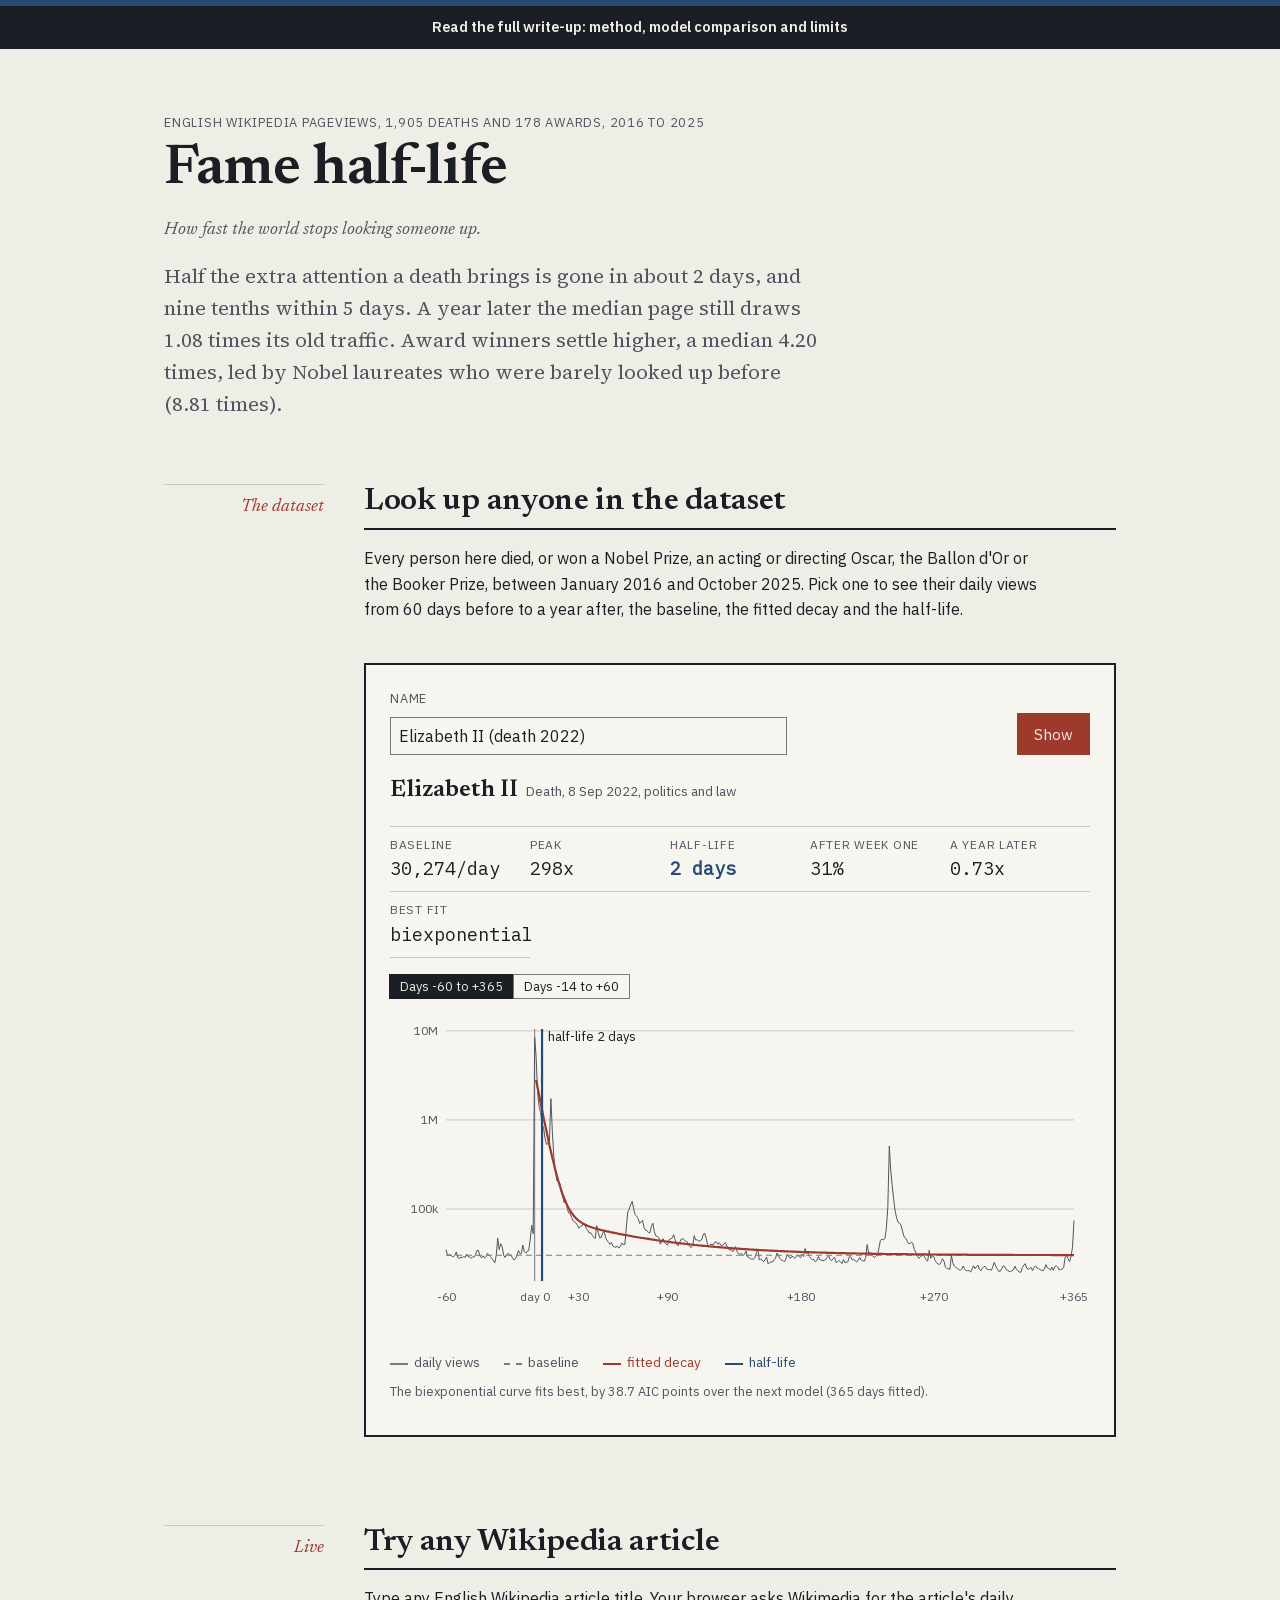
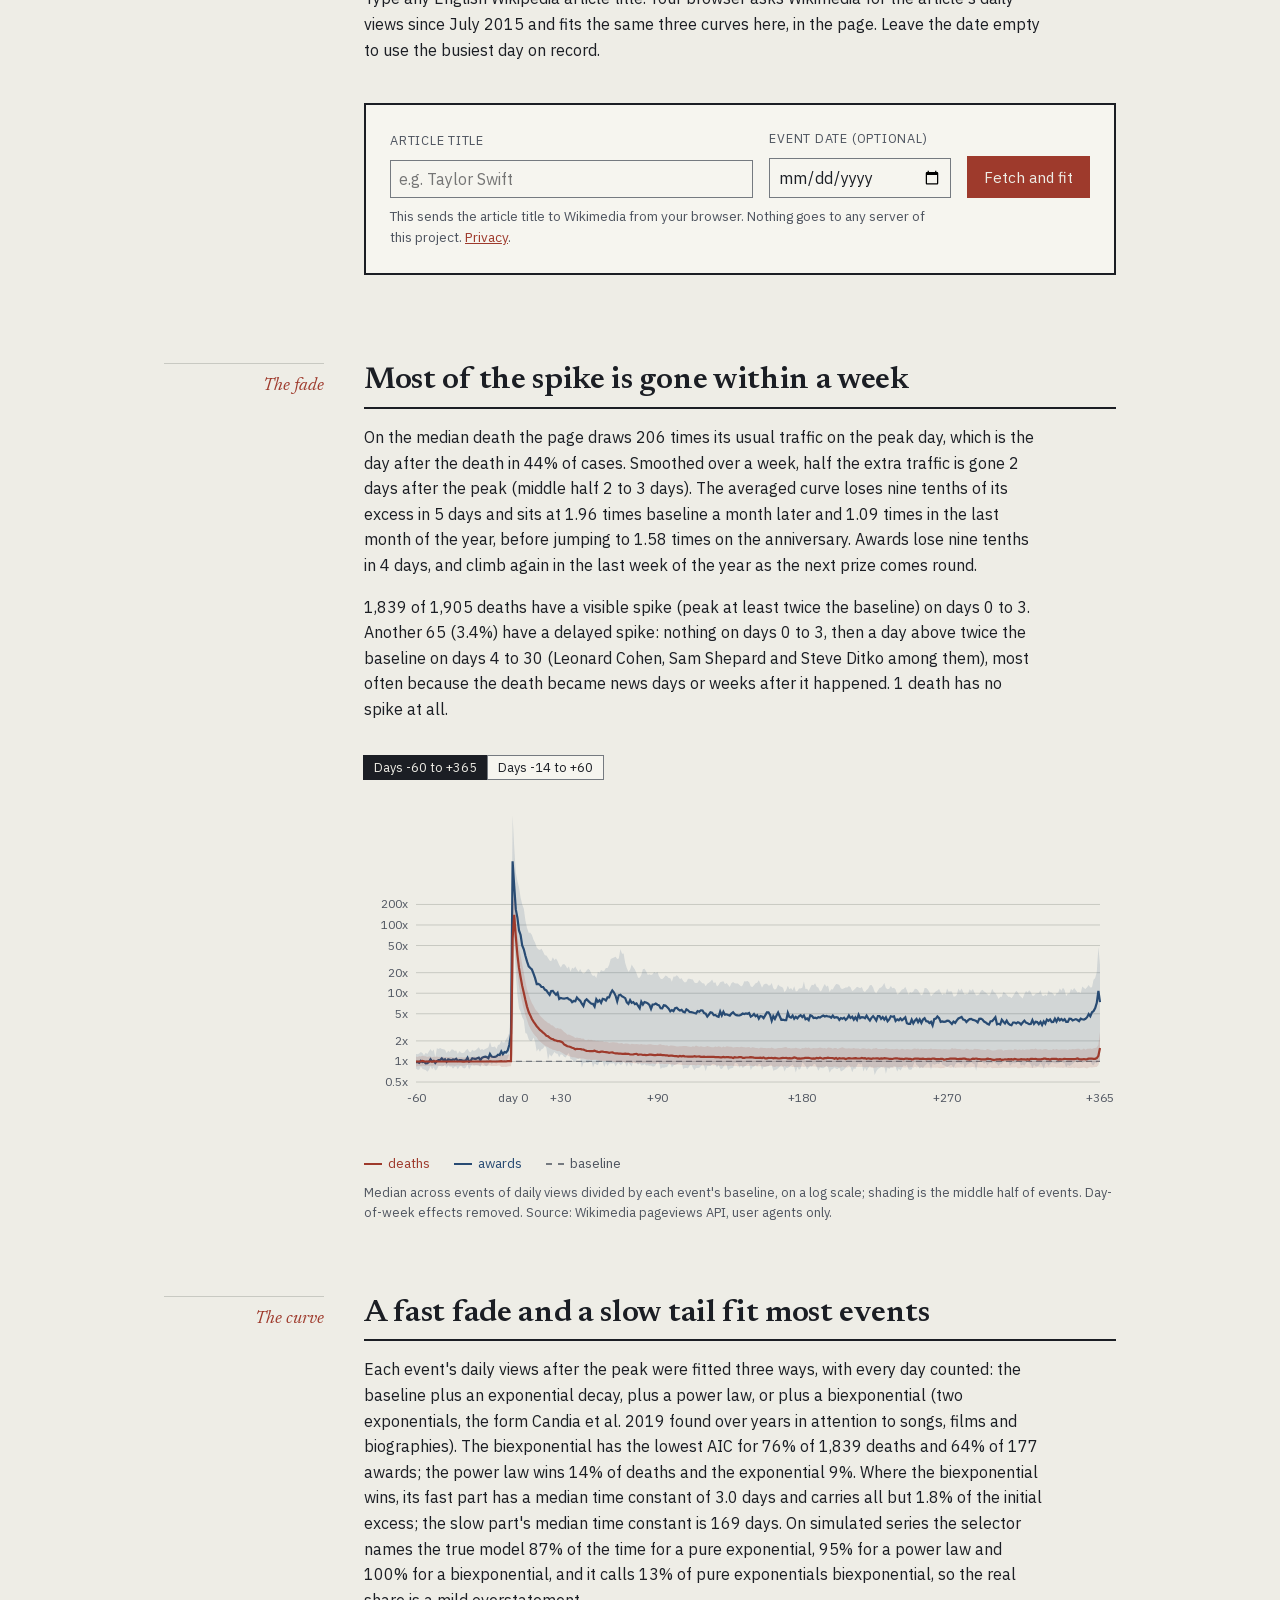
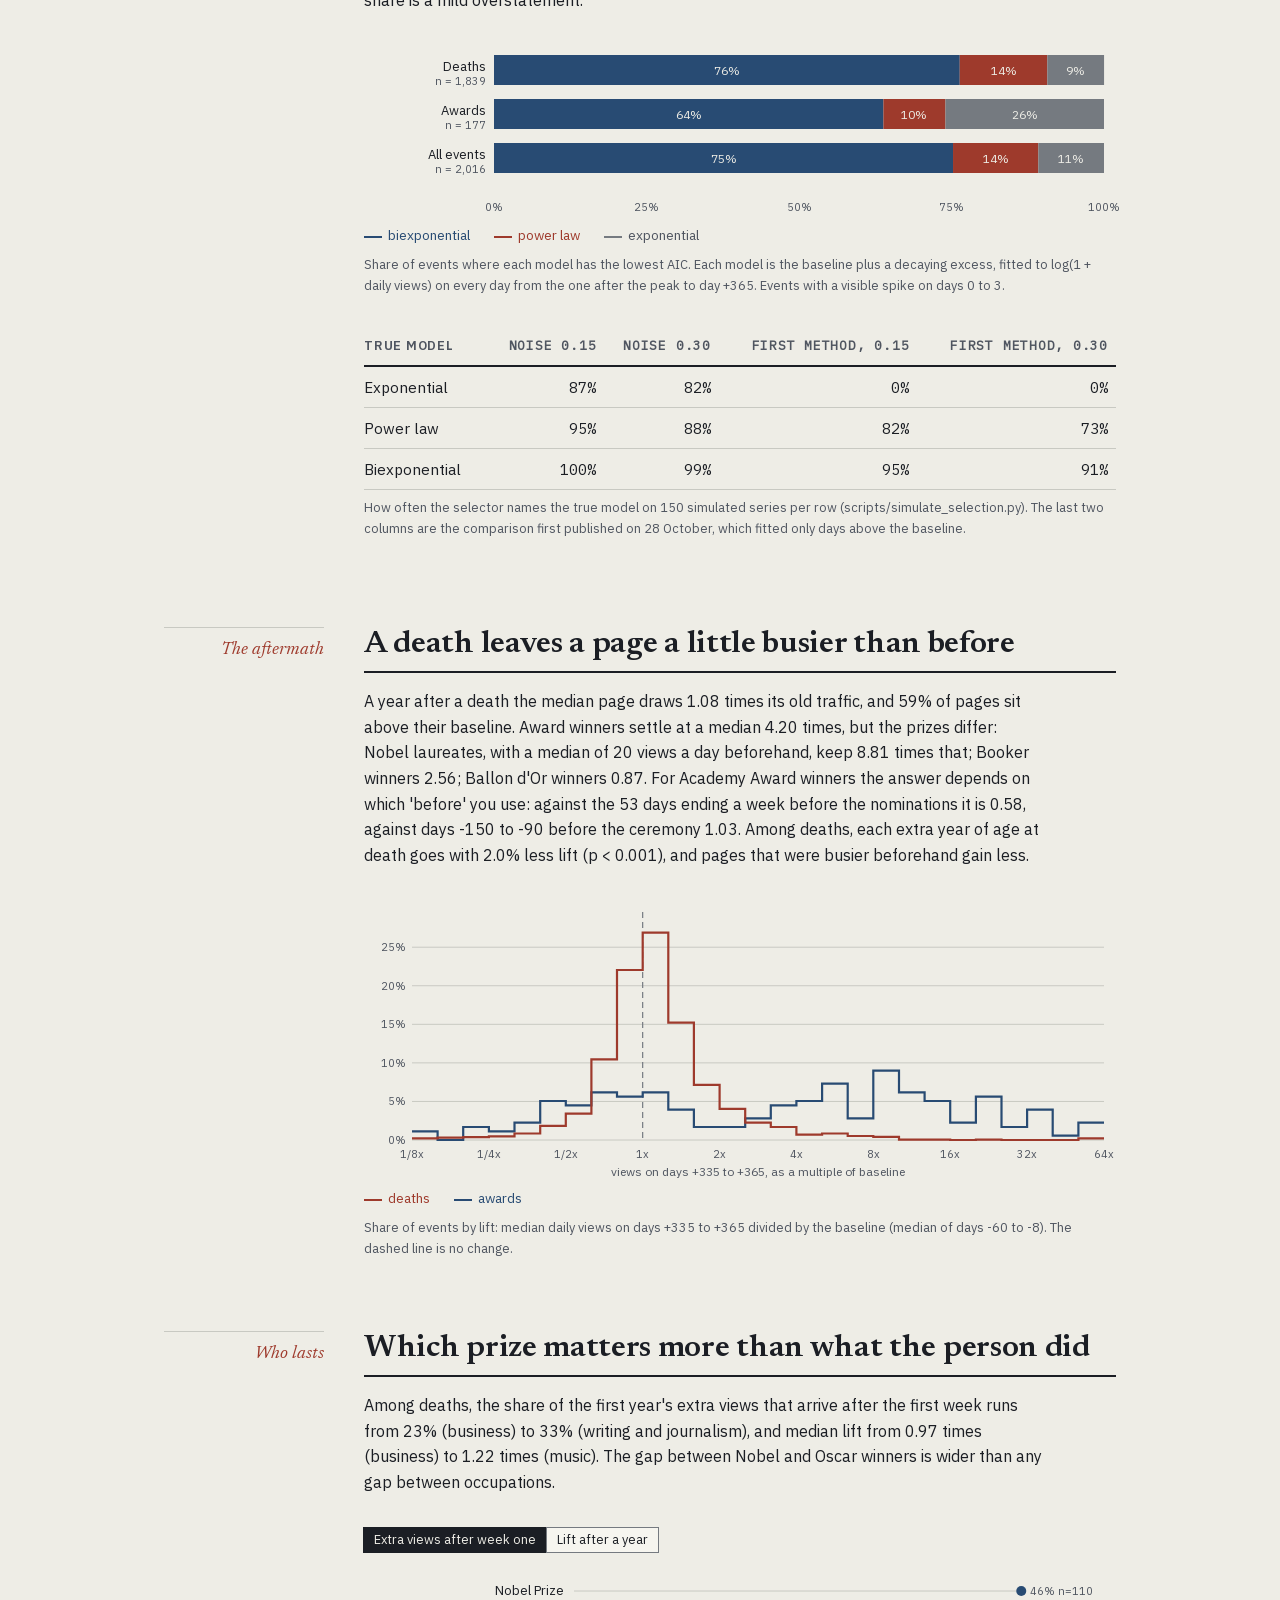
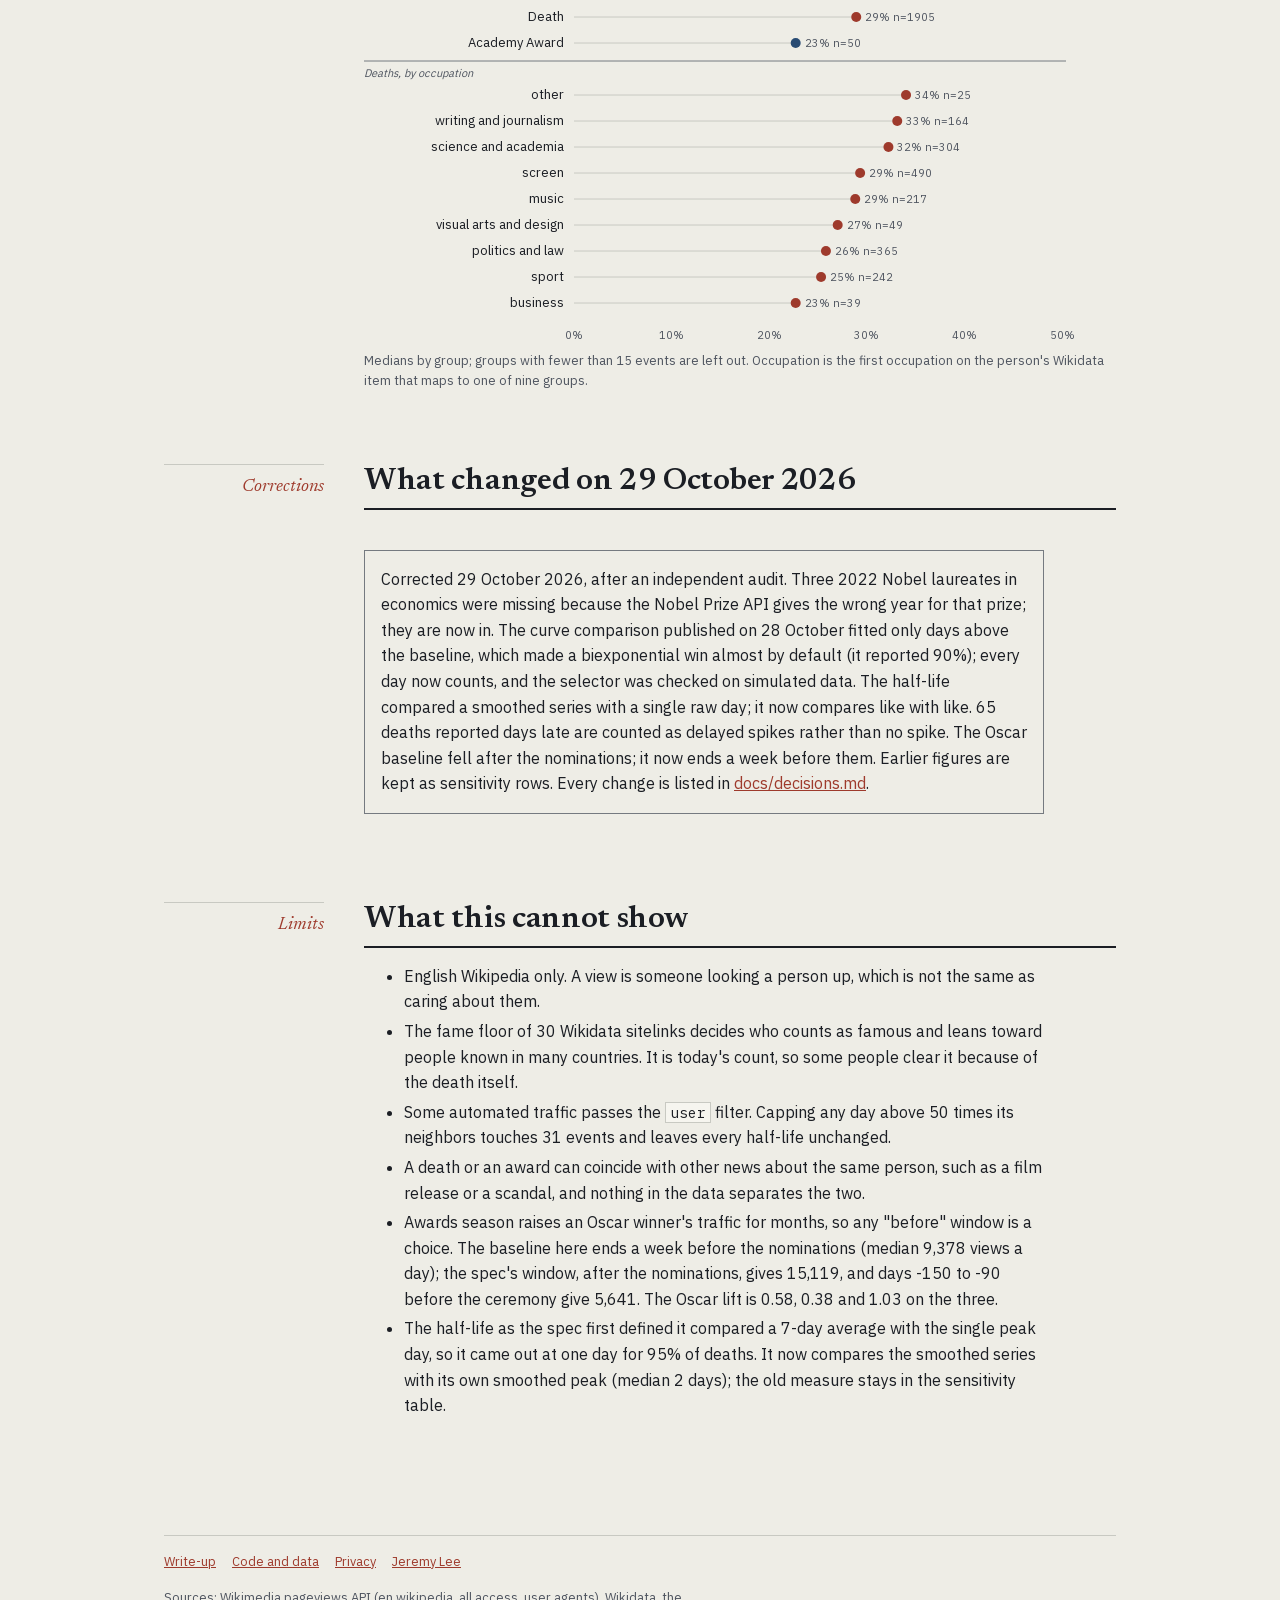
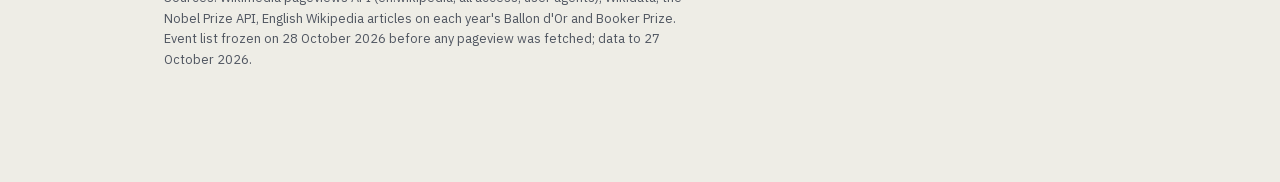
<file: index.html>
<!doctype html>
<html lang="en">
<head>
<meta charset="utf-8">
<meta name="viewport" content="width=device-width, initial-scale=1">
<title>Fame Half-Life: how fast the world stops looking someone up</title>
<meta name="description" content="Daily English Wikipedia pageviews around 1,905 deaths and 178 major awards, 2016 to 2025. Half the extra attention is gone in about 2 days after the peak; a year on, a page draws a median 1.08 times its old traffic after a death and 4.20 times after an award.">
<meta name="theme-color" content="#EEEDE6">
<link rel="icon" href="data:,">
<meta property="og:title" content="Fame Half-Life">
<meta property="og:description" content="How fast attention fades after a death or a major award, measured in daily Wikipedia pageviews, with a live lookup for any article.">
<meta property="og:type" content="website">
<meta property="og:url" content="https://lyhjeremy.github.io/fame-half-life/">
<meta property="og:image" content="https://lyhjeremy.github.io/fame-half-life/og.png">
<meta property="og:image:width" content="1200">
<meta property="og:image:height" content="630">
<meta property="og:image:alt" content="Fame Half-Life">
<meta name="twitter:card" content="summary_large_image">
<link rel="stylesheet" href="ledger.css">
<link rel="stylesheet" href="language.css">
<link rel="stylesheet" href="assets/charts.css">
<link rel="stylesheet" href="assets/site.css">
</head>
<body>
<a class="skip-link" href="#main">Skip to content</a>
<a class="bar-link" href="overview/" data-overview-link>Read the full write-up: method, model comparison and limits</a>
<main id="main" class="wrap wrap-wide">

<header>
  <p class="meta">English Wikipedia pageviews, 1,905 deaths and 178 awards, 2016 to 2025</p>
  <h1>Fame half-life</h1>
  <p class="gloss">How fast the world stops looking someone up.</p>
  <p class="lede">Half the extra attention a death brings is gone in about 2 days, and nine tenths within 5 days. A year later the median page still draws 1.08 times its old traffic. Award winners settle higher, a median 4.20 times, led by Nobel laureates who were barely looked up before (8.81 times).</p>
</header>

<section class="sec" aria-labelledby="s-look">
  <p class="label">The dataset</p>
  <h2 id="s-look">Look up anyone in the dataset</h2>
  <p>Every person here died, or won a Nobel Prize, an acting or directing Oscar, the Ballon d'Or or the Booker Prize, between January 2016 and October 2025. Pick one to see their daily views from 60 days before to a year after, the baseline, the fitted decay and the half-life.</p>
  <div class="panel">
    <div class="row">
      <div class="field">
        <label for="ds-q">Name</label>
        <input id="ds-q" list="ds-list" autocomplete="off" spellcheck="false" data-start="Elizabeth II" placeholder="Start typing a name">
        <datalist id="ds-list"></datalist>
      </div>
      <div></div>
      <button class="btn btn-primary" id="ds-go" type="button">Show</button>
    </div>
    <div class="err hidden" id="ds-err" role="alert"></div>
    <div data-loading class="skeleton sk-chart" aria-hidden="true"></div>
    <div class="hidden" id="ds-sk" aria-hidden="true"><div class="skeleton sk-line skeleton--w40"></div><div class="skeleton sk-stats"></div><div class="skeleton sk-chart"></div></div>
    <div class="hidden" id="ds-out" aria-live="polite">
      <p class="who" id="ds-who"></p>
      <div class="stats" id="ds-stats"></div>
      <div class="chart-head"><div class="seg" role="group" aria-label="Range" id="ds-range"></div></div>
      <figure class="chart">
        <svg id="ds-svg" viewBox="0 0 900 300" role="img" aria-labelledby="ds-svg-t" tabindex="0"><title id="ds-svg-t">Daily views for the selected person, log scale, with baseline, fitted decay and half-life. Use the left and right arrow keys to move the readout.</title></svg>
        <div class="readout" id="ds-read" aria-live="polite"></div>
        <p class="legend"><span class="l-gray">daily views</span><span class="l-gray l-dash">baseline</span><span class="l-red">fitted decay</span><span class="l-blue">half-life</span></p>
        <figcaption id="ds-note"></figcaption>
      </figure>
    </div>
  </div>
</section>

<section class="sec" aria-labelledby="s-live">
  <p class="label">Live</p>
  <h2 id="s-live">Try any Wikipedia article</h2>
  <p>Type any English Wikipedia article title. Your browser asks Wikimedia for the article's daily views since July 2015 and fits the same three curves here, in the page. Leave the date empty to use the busiest day on record.</p>
  <form class="panel" id="lv-form" novalidate>
    <div class="row">
      <div class="field">
        <label for="lv-title">Article title</label>
        <input id="lv-title" autocomplete="off" spellcheck="false" placeholder="e.g. Taylor Swift" required>
      </div>
      <div class="field">
        <label for="lv-date">Event date (optional)</label>
        <input id="lv-date" type="date" min="2015-08-30">
      </div>
      <button class="btn btn-primary" id="lv-go" type="submit">Fetch and fit</button>
    </div>
    <p class="hint">This sends the article title to Wikimedia from your browser. Nothing goes to any server of this project. <a href="privacy/">Privacy</a>.</p>
    <div class="err hidden" id="lv-err" role="alert"></div>
    <div class="hidden" id="lv-sk" aria-hidden="true"><div class="skeleton sk-line skeleton--w40"></div><div class="skeleton sk-stats"></div><div class="skeleton sk-chart"></div></div>
    <div class="hidden" id="lv-out" aria-live="polite">
      <p class="who" id="lv-who"></p>
      <div class="stats" id="lv-stats"></div>
      <div class="chart-head"><div class="seg" role="group" aria-label="Range" id="lv-range"></div></div>
      <figure class="chart">
        <svg id="lv-svg" viewBox="0 0 900 300" role="img" aria-labelledby="lv-svg-t" tabindex="0"><title id="lv-svg-t">Daily views for the article you looked up, log scale, with baseline, fitted decay and half-life.</title></svg>
        <div class="readout" id="lv-read" aria-live="polite"></div>
        <p class="legend"><span class="l-gray">daily views</span><span class="l-gray l-dash">baseline</span><span class="l-red">fitted decay</span><span class="l-blue">half-life</span></p>
        <figcaption id="lv-note"></figcaption>
      </figure>
    </div>
  </form>
</section>

<section class="sec" aria-labelledby="s-fade">
  <p class="label">The fade</p>
  <h2 id="s-fade">Most of the spike is gone within a week</h2>
  <p>On the median death the page draws 206 times its usual traffic on the peak day, which is the day after the death in 44% of cases. Smoothed over a week, half the extra traffic is gone 2 days after the peak (middle half 2 to 3 days). The averaged curve loses nine tenths of its excess in 5 days and sits at 1.96 times baseline a month later and 1.09 times in the last month of the year, before jumping to 1.58 times on the anniversary. Awards lose nine tenths in 4 days, and climb again in the last week of the year as the next prize comes round.</p>
  <p>1,839 of 1,905 deaths have a visible spike (peak at least twice the baseline) on days 0 to 3. Another 65 (3.4%) have a delayed spike: nothing on days 0 to 3, then a day above twice the baseline on days 4 to 30 (Leonard Cohen, Sam Shepard and Steve Ditko among them), most often because the death became news days or weeks after it happened. 1 death has no spike at all.</p>
  <div class="chart-head"><div class="seg" role="group" aria-label="Range" id="avg-range"></div></div>
  <figure class="chart">
    <div data-loading class="skeleton sk-chart" aria-hidden="true"></div>
    <svg id="avg" viewBox="0 0 900 320" role="img" aria-labelledby="avg-t" tabindex="0"><title id="avg-t">Median views relative to baseline, days -60 to +365. Deaths peak at 140 times baseline and settle near 1.09; awards peak at 858 times and settle near 4.19.</title></svg>
    <div class="readout" id="avg-read" aria-live="polite"></div>
    <p class="legend"><span class="l-red">deaths</span><span class="l-blue">awards</span><span class="l-gray l-dash">baseline</span></p>
    <figcaption>Median across events of daily views divided by each event's baseline, on a log scale; shading is the middle half of events. Day-of-week effects removed. Source: Wikimedia pageviews API, user agents only.</figcaption>
  </figure>
</section>

<section class="sec" aria-labelledby="s-curve">
  <p class="label">The curve</p>
  <h2 id="s-curve">A fast fade and a slow tail fit most events</h2>
  <p>Each event's daily views after the peak were fitted three ways, with every day counted: the baseline plus an exponential decay, plus a power law, or plus a biexponential (two exponentials, the form Candia et al. 2019 found over years in attention to songs, films and biographies). The biexponential has the lowest AIC for 76% of 1,839 deaths and 64% of 177 awards; the power law wins 14% of deaths and the exponential 9%. Where the biexponential wins, its fast part has a median time constant of 3.0 days and carries all but 1.8% of the initial excess; the slow part's median time constant is 169 days. On simulated series the selector names the true model 87% of the time for a pure exponential, 95% for a power law and 100% for a biexponential, and it calls 13% of pure exponentials biexponential, so the real share is a mild overstatement.</p>
  <figure class="chart">
    <div data-loading class="skeleton sk-stats" aria-hidden="true"></div>
    <svg id="wins" viewBox="0 0 900 180" role="img" aria-labelledby="wins-t"><title id="wins-t">Share of events won by each model: biexponential 75%, power law 14%, exponential 11% of 2,016 events.</title></svg>
    <p class="legend"><span class="l-blue">biexponential</span><span class="l-red">power law</span><span class="l-gray">exponential</span></p>
    <figcaption>Share of events where each model has the lowest AIC. Each model is the baseline plus a decaying excess, fitted to log(1 + daily views) on every day from the one after the peak to day +365. Events with a visible spike on days 0 to 3.</figcaption>
  </figure>
  <div class="table-scroll">
    <table>
      <caption class="small tcap">How often the selector names the true model on 150 simulated series per row (scripts/simulate_selection.py). The last two columns are the comparison first published on 28 October, which fitted only days above the baseline.</caption>
      <thead><tr><th>True model</th><th class="num">Noise 0.15</th><th class="num">Noise 0.30</th><th class="num">First method, 0.15</th><th class="num">First method, 0.30</th></tr></thead>
      <tbody>
<tr><td>Exponential</td><td class="num">87%</td><td class="num">82%</td><td class="num">0%</td><td class="num">0%</td></tr>
<tr><td>Power law</td><td class="num">95%</td><td class="num">88%</td><td class="num">82%</td><td class="num">73%</td></tr>
<tr><td>Biexponential</td><td class="num">100%</td><td class="num">99%</td><td class="num">95%</td><td class="num">91%</td></tr>
      </tbody>
    </table>
  </div>
</section>

<section class="sec" aria-labelledby="s-settle">
  <p class="label">The aftermath</p>
  <h2 id="s-settle">A death leaves a page a little busier than before</h2>
  <p>A year after a death the median page draws 1.08 times its old traffic, and 59% of pages sit above their baseline. Award winners settle at a median 4.20 times, but the prizes differ: Nobel laureates, with a median of 20 views a day beforehand, keep 8.81 times that; Booker winners 2.56; Ballon d'Or winners 0.87. For Academy Award winners the answer depends on which 'before' you use: against the 53 days ending a week before the nominations it is 0.58, against days -150 to -90 before the ceremony 1.03. Among deaths, each extra year of age at death goes with 2.0% less lift (p < 0.001), and pages that were busier beforehand gain less.</p>
  <figure class="chart">
    <div data-loading class="skeleton sk-chart" aria-hidden="true"></div>
    <svg id="lift" viewBox="0 0 900 280" role="img" aria-labelledby="lift-t"><title id="lift-t">Distribution of lift. Deaths cluster near one, median 1.08; awards spread from below one to far above, median 4.20.</title></svg>
    <p class="legend"><span class="l-red">deaths</span><span class="l-blue">awards</span></p>
    <figcaption>Share of events by lift: median daily views on days +335 to +365 divided by the baseline (median of days -60 to -8). The dashed line is no change.</figcaption>
  </figure>
</section>

<section class="sec" aria-labelledby="s-who">
  <p class="label">Who lasts</p>
  <h2 id="s-who">Which prize matters more than what the person did</h2>
  <p>Among deaths, the share of the first year's extra views that arrive after the first week runs from 23% (business) to 33% (writing and journalism), and median lift from 0.97 times (business) to 1.22 times (music). The gap between Nobel and Oscar winners is wider than any gap between occupations.</p>
  <div class="chart-head"><div class="seg" role="group" aria-label="Measure" id="groups-metric" data-start="late"></div></div>
  <figure class="chart">
    <div data-loading class="skeleton sk-chart" aria-hidden="true"></div>
    <svg id="groups" viewBox="0 0 900 420" role="img" aria-labelledby="groups-t"><title id="groups-t">Median share of the first year's extra views that came after the first week, and median lift, by event type and, for deaths, by occupation.</title></svg>
    <figcaption>Medians by group; groups with fewer than 15 events are left out. Occupation is the first occupation on the person's Wikidata item that maps to one of nine groups.</figcaption>
  </figure>
</section>

<section class="sec" aria-labelledby="s-fix">
  <p class="label">Corrections</p>
  <h2 id="s-fix">What changed on 29 October 2026</h2>
  <p class="callout">Corrected 29 October 2026, after an independent audit. Three 2022 Nobel laureates in economics were missing because the Nobel Prize API gives the wrong year for that prize; they are now in. The curve comparison published on 28 October fitted only days above the baseline, which made a biexponential win almost by default (it reported 90%); every day now counts, and the selector was checked on simulated data. The half-life compared a smoothed series with a single raw day; it now compares like with like. 65 deaths reported days late are counted as delayed spikes rather than no spike. The Oscar baseline fell after the nominations; it now ends a week before them. Earlier figures are kept as sensitivity rows. Every change is listed in <a href="https://github.com/lyhjeremy/fame-half-life/blob/main/docs/decisions.md">docs/decisions.md</a>.</p>
</section>

<section class="sec" aria-labelledby="s-limits">
  <p class="label">Limits</p>
  <h2 id="s-limits">What this cannot show</h2>
  <ul>
    <li>English Wikipedia only. A view is someone looking a person up, which is not the same as caring about them.</li>
    <li>The fame floor of 30 Wikidata sitelinks decides who counts as famous and leans toward people known in many countries. It is today's count, so some people clear it because of the death itself.</li>
    <li>Some automated traffic passes the <code>user</code> filter. Capping any day above 50 times its neighbors touches 31 events and leaves every half-life unchanged.</li>
    <li>A death or an award can coincide with other news about the same person, such as a film release or a scandal, and nothing in the data separates the two.</li>
    <li>Awards season raises an Oscar winner's traffic for months, so any "before" window is a choice. The baseline here ends a week before the nominations (median 9,378 views a day); the spec's window, after the nominations, gives 15,119, and days -150 to -90 before the ceremony give 5,641. The Oscar lift is 0.58, 0.38 and 1.03 on the three.</li>
    <li>The half-life as the spec first defined it compared a 7-day average with the single peak day, so it came out at one day for 95% of deaths. It now compares the smoothed series with its own smoothed peak (median 2 days); the old measure stays in the sensitivity table.</li>
  </ul>
</section>

<footer class="site-footer">
  <p><a href="overview/">Write-up</a><a href="https://github.com/lyhjeremy/fame-half-life">Code and data</a><a href="privacy/">Privacy</a><a href="https://lyhjeremy.com">Jeremy Lee</a></p>
  <p>Sources: Wikimedia pageviews API (en.wikipedia, all access, user agents), Wikidata, the Nobel Prize API, English Wikipedia articles on each year's Ballon d'Or and Booker Prize. Event list frozen on 28 October 2026 before any pageview was fetched; data to 27 October 2026.</p>
</footer>
</main>
<noscript><p class="wrap small">The charts and lookups on this page need JavaScript. The findings, with static figures, are in the <a href="overview/">write-up</a>.</p></noscript>
<script src="assets/fit.js"></script>
<script src="assets/fame.js"></script>
</body>
</html>
</file>
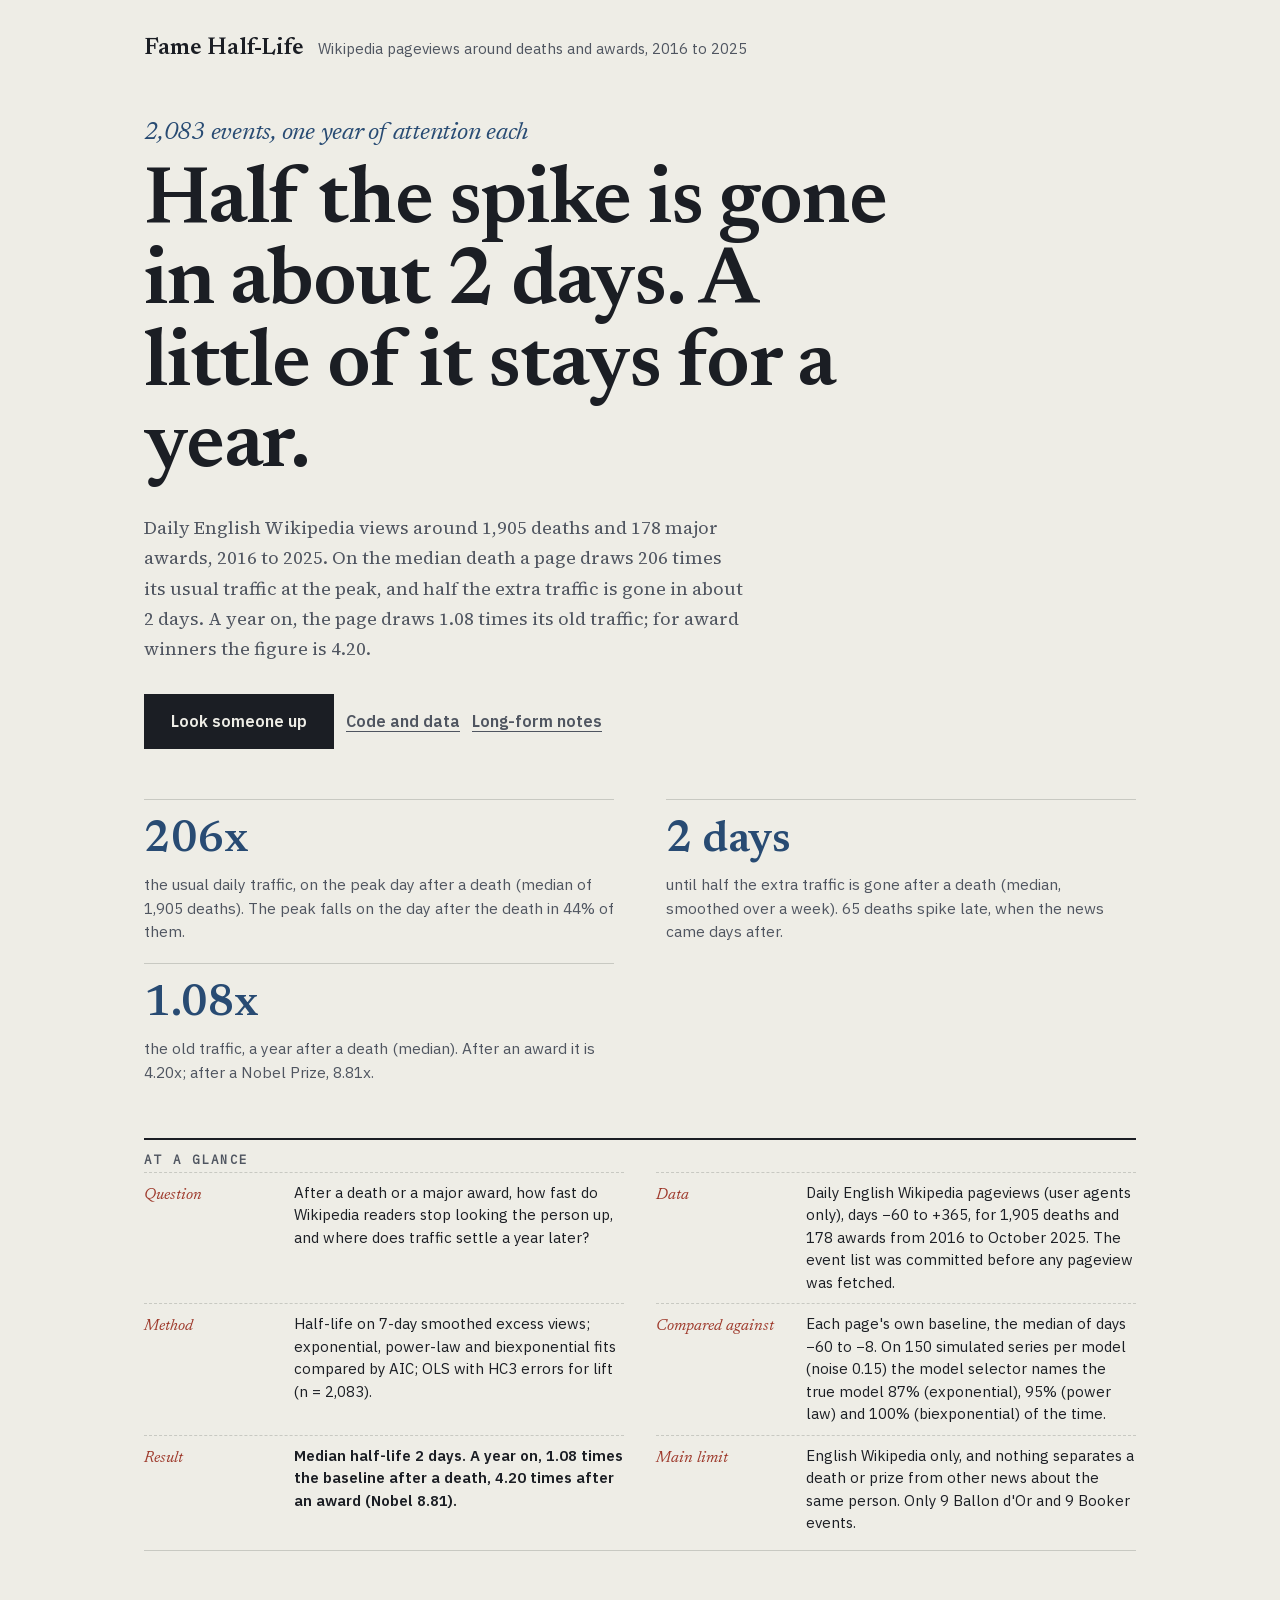
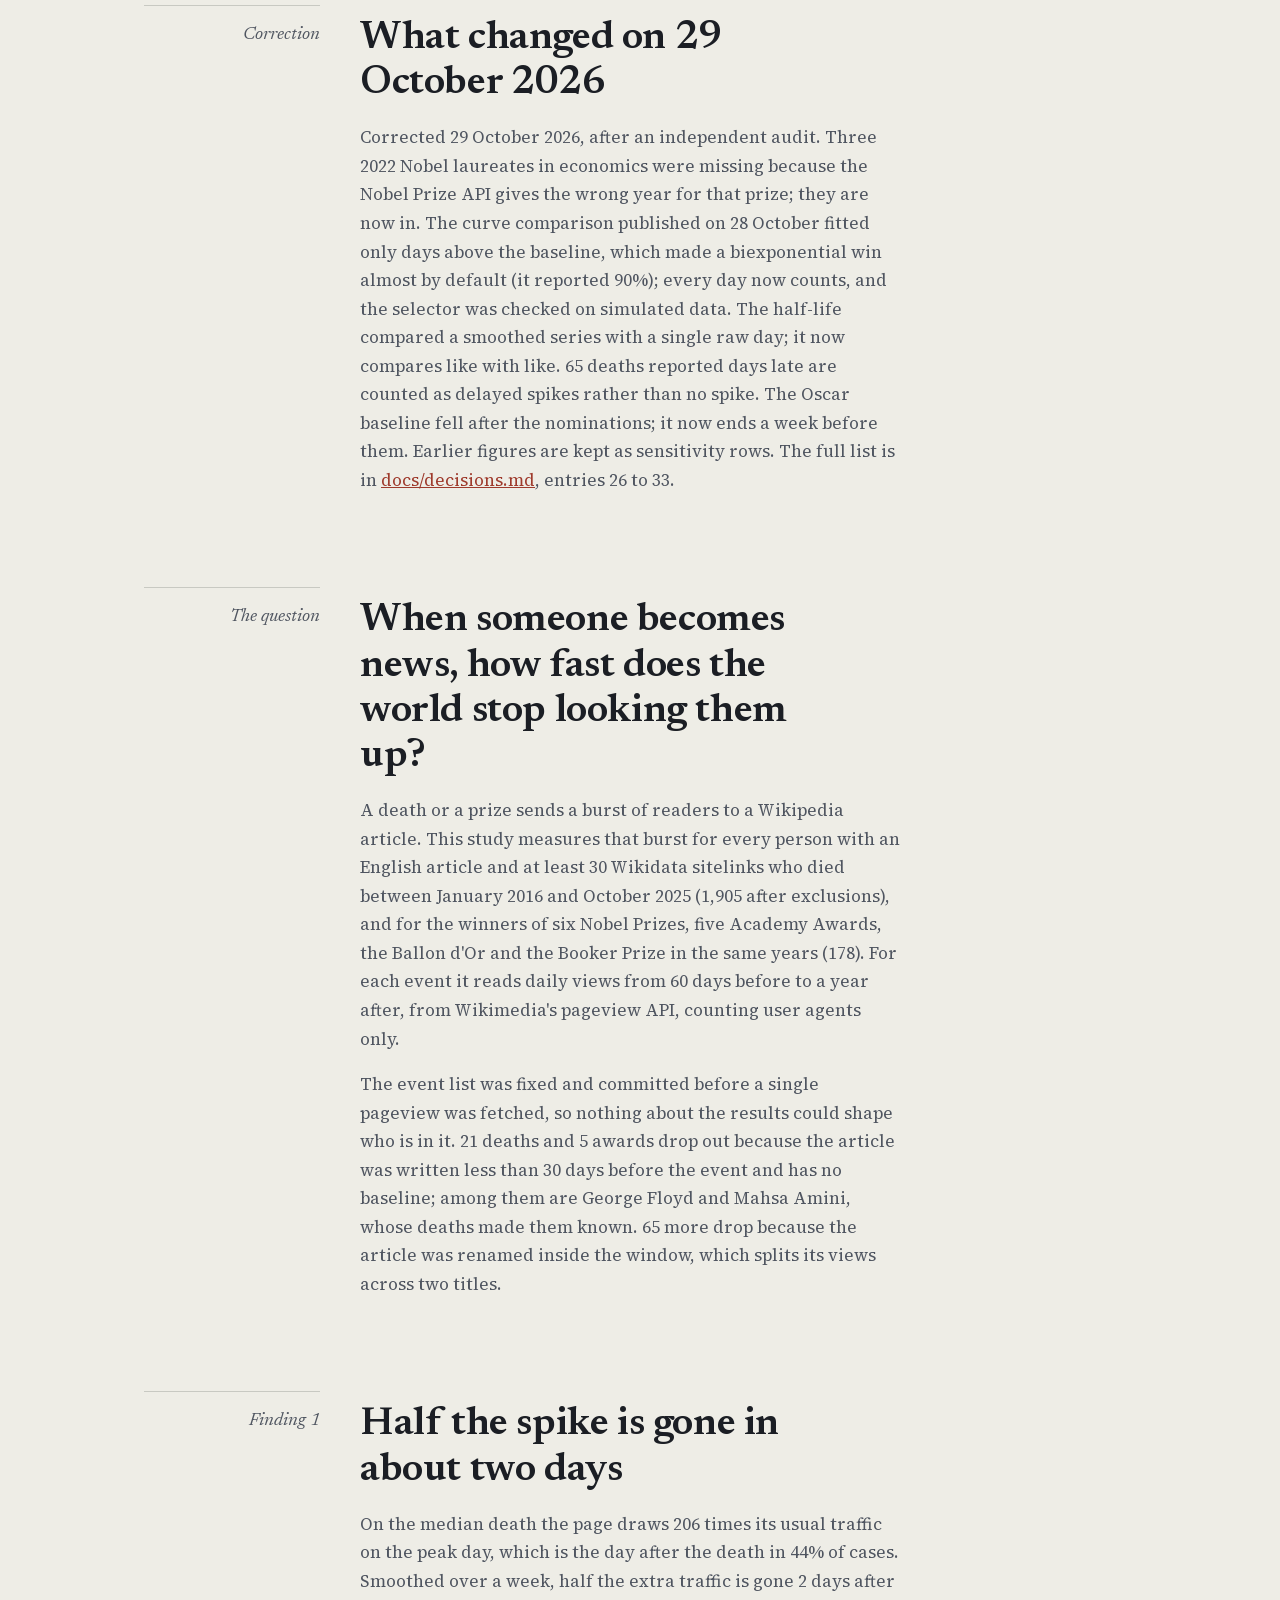
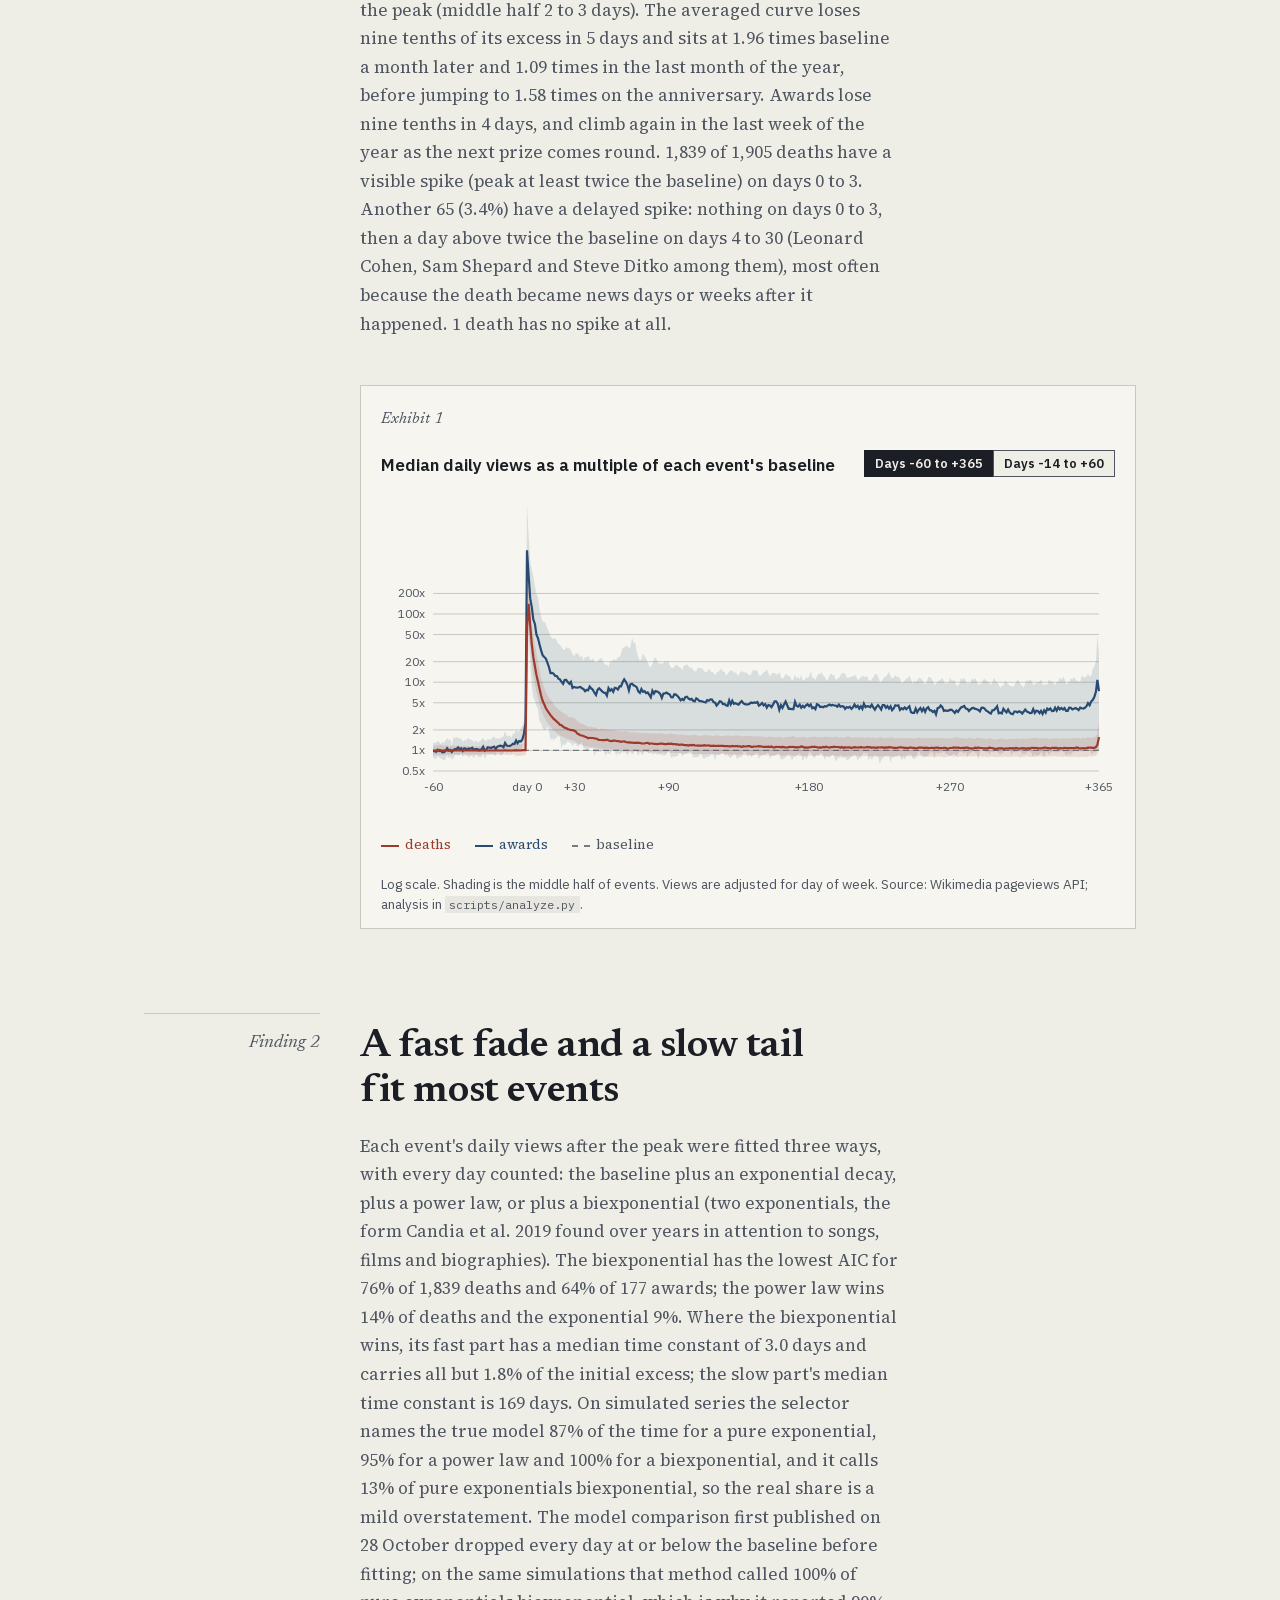
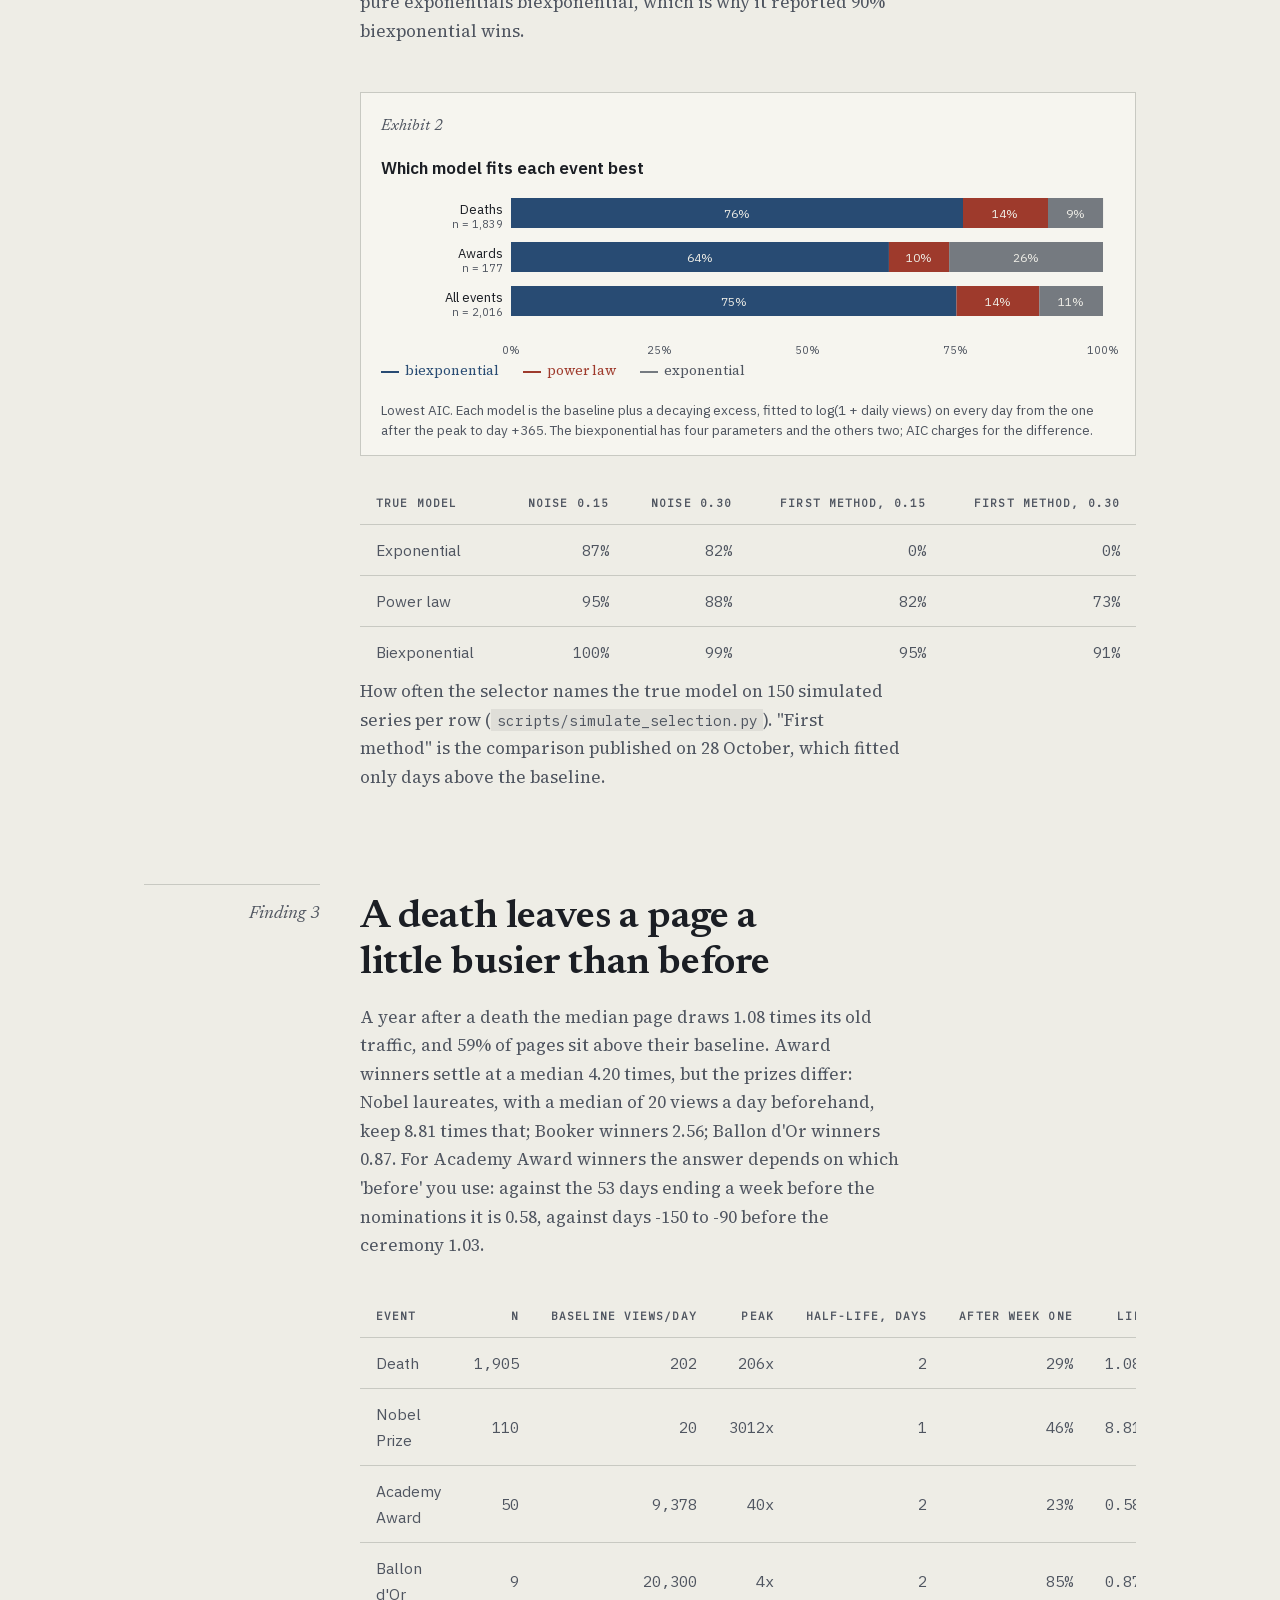
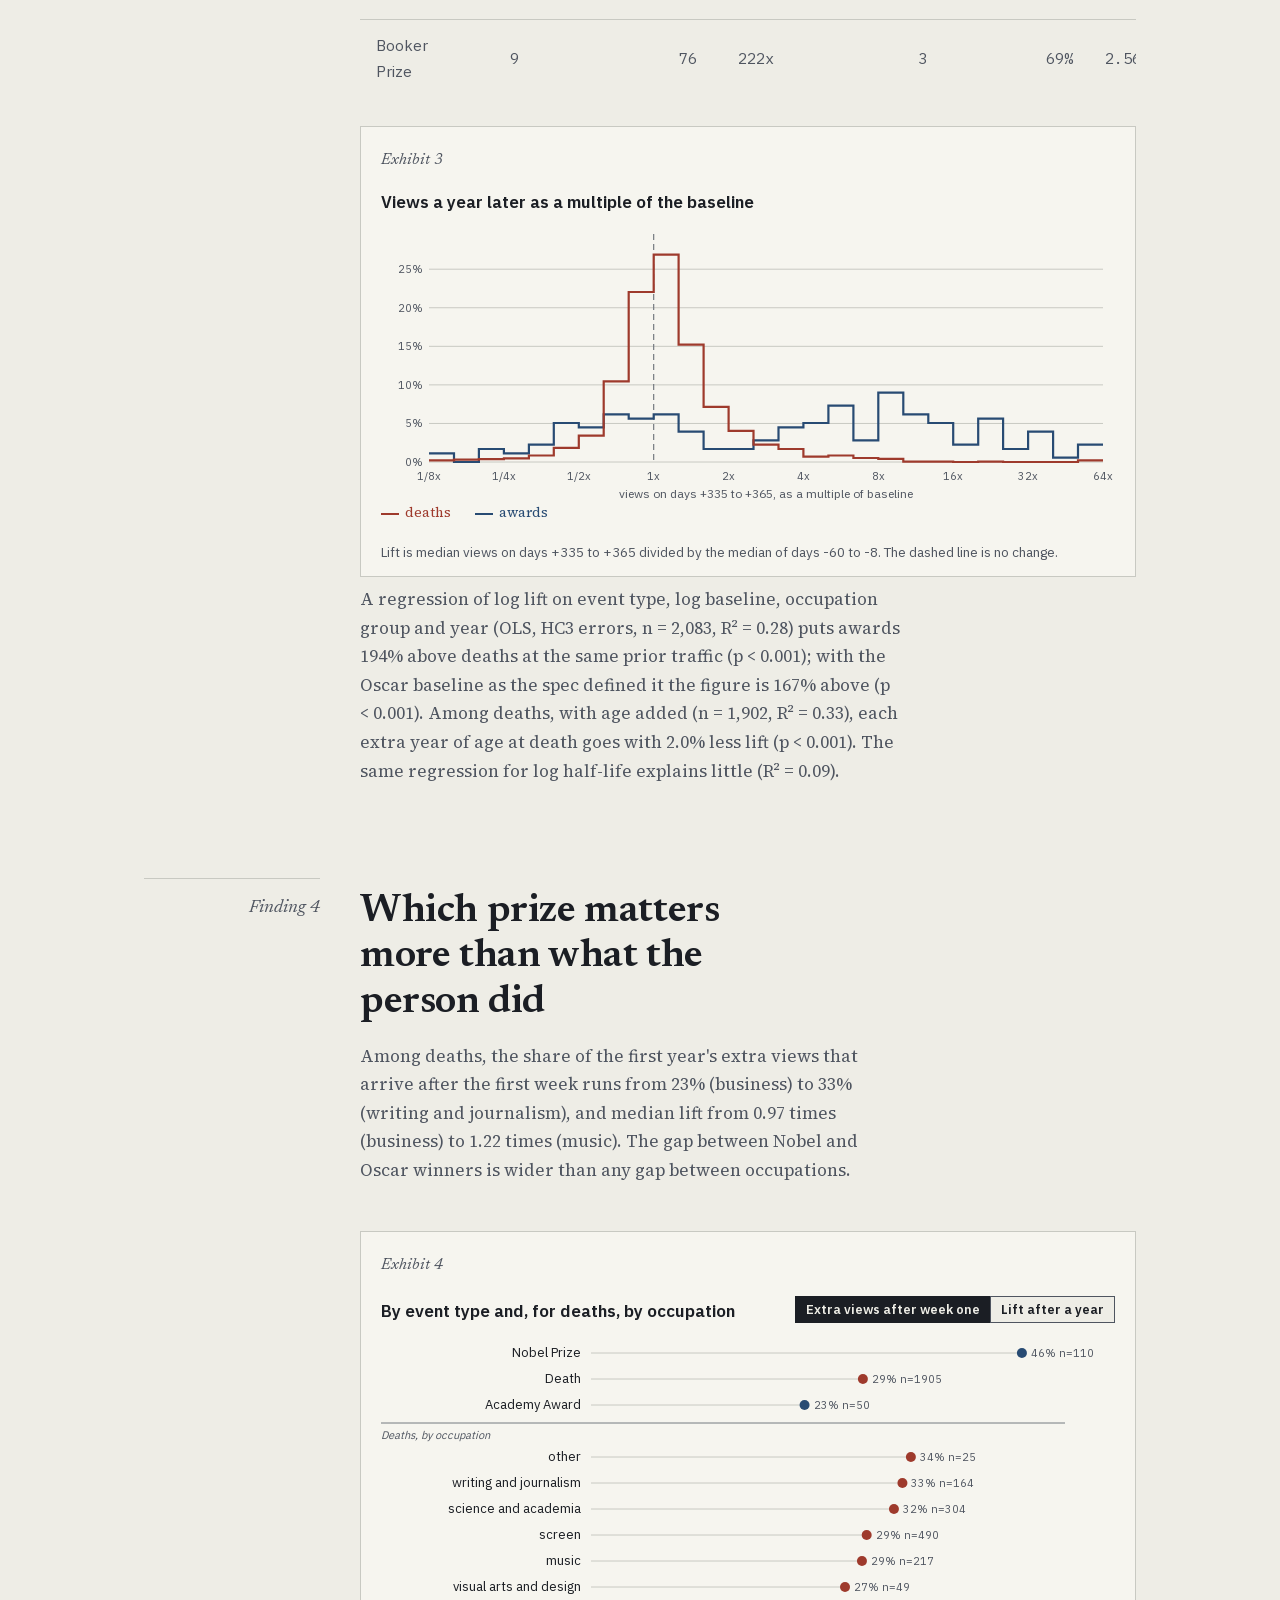
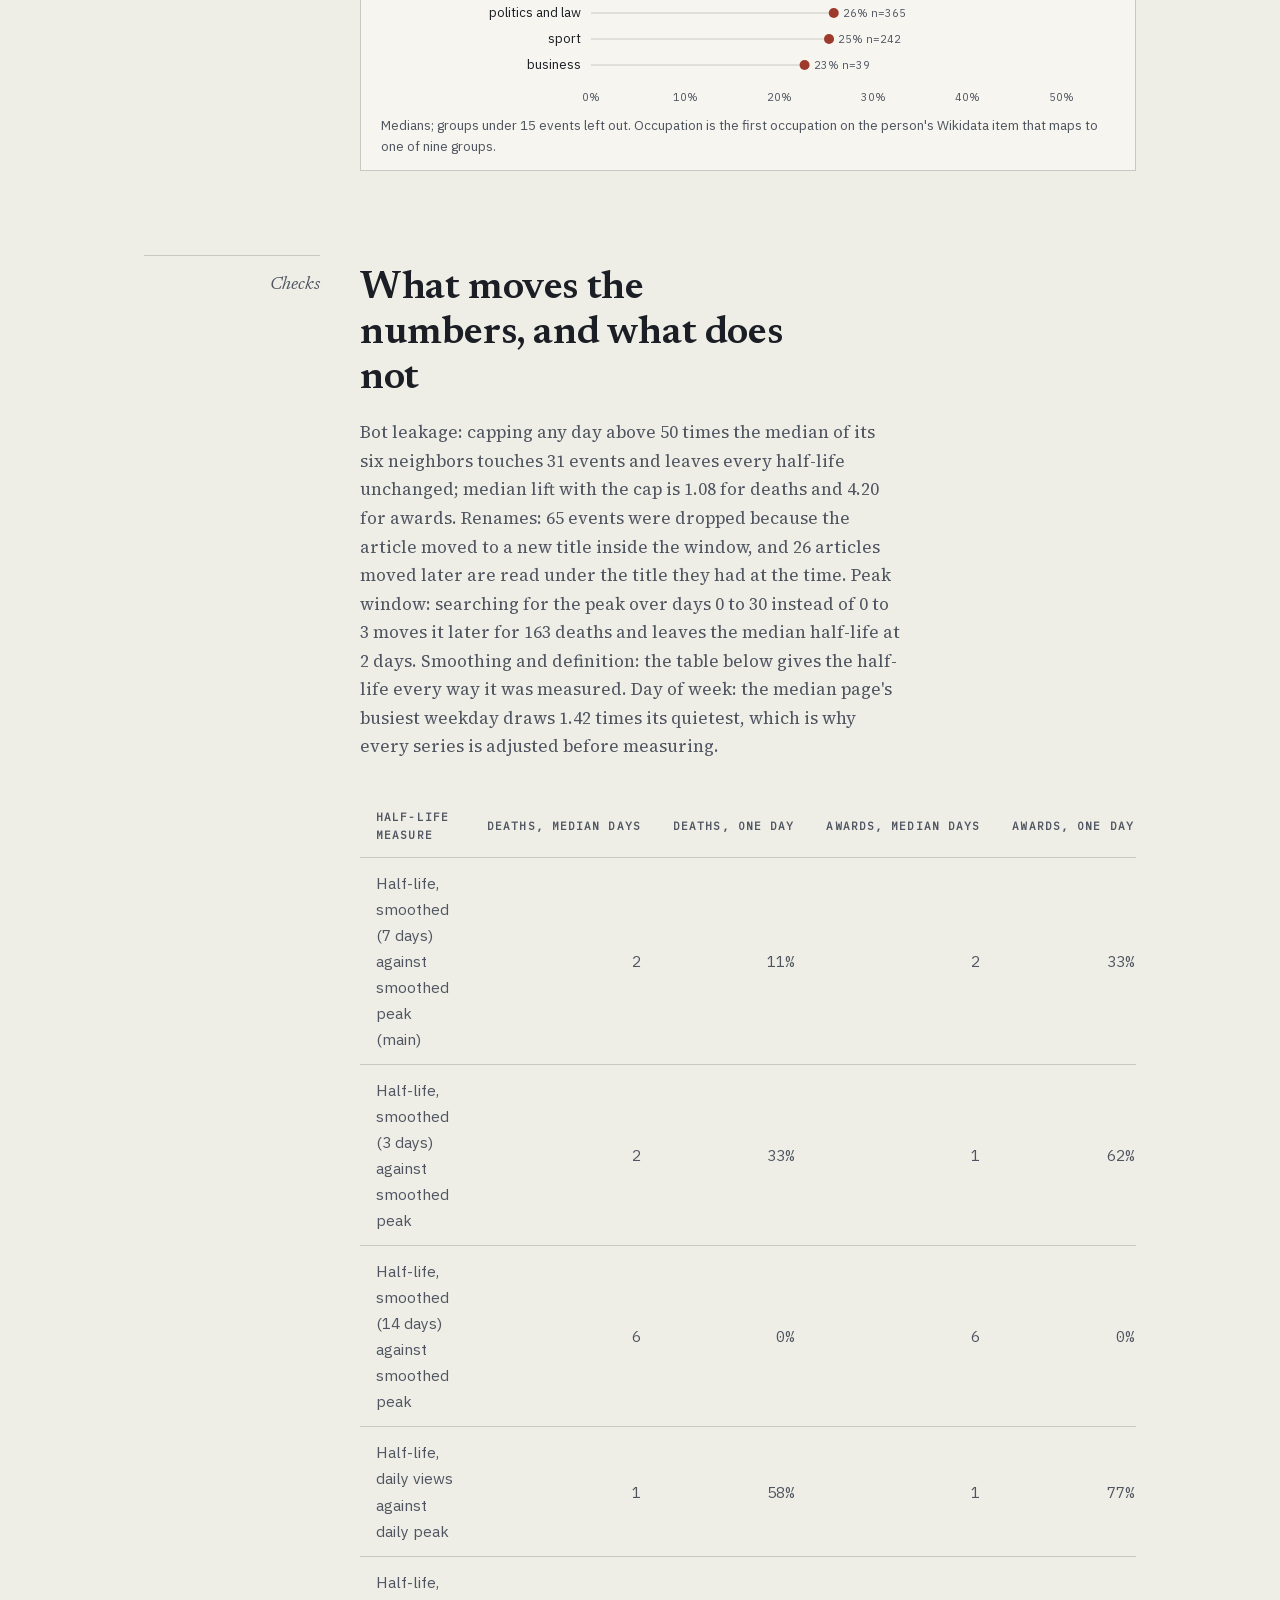
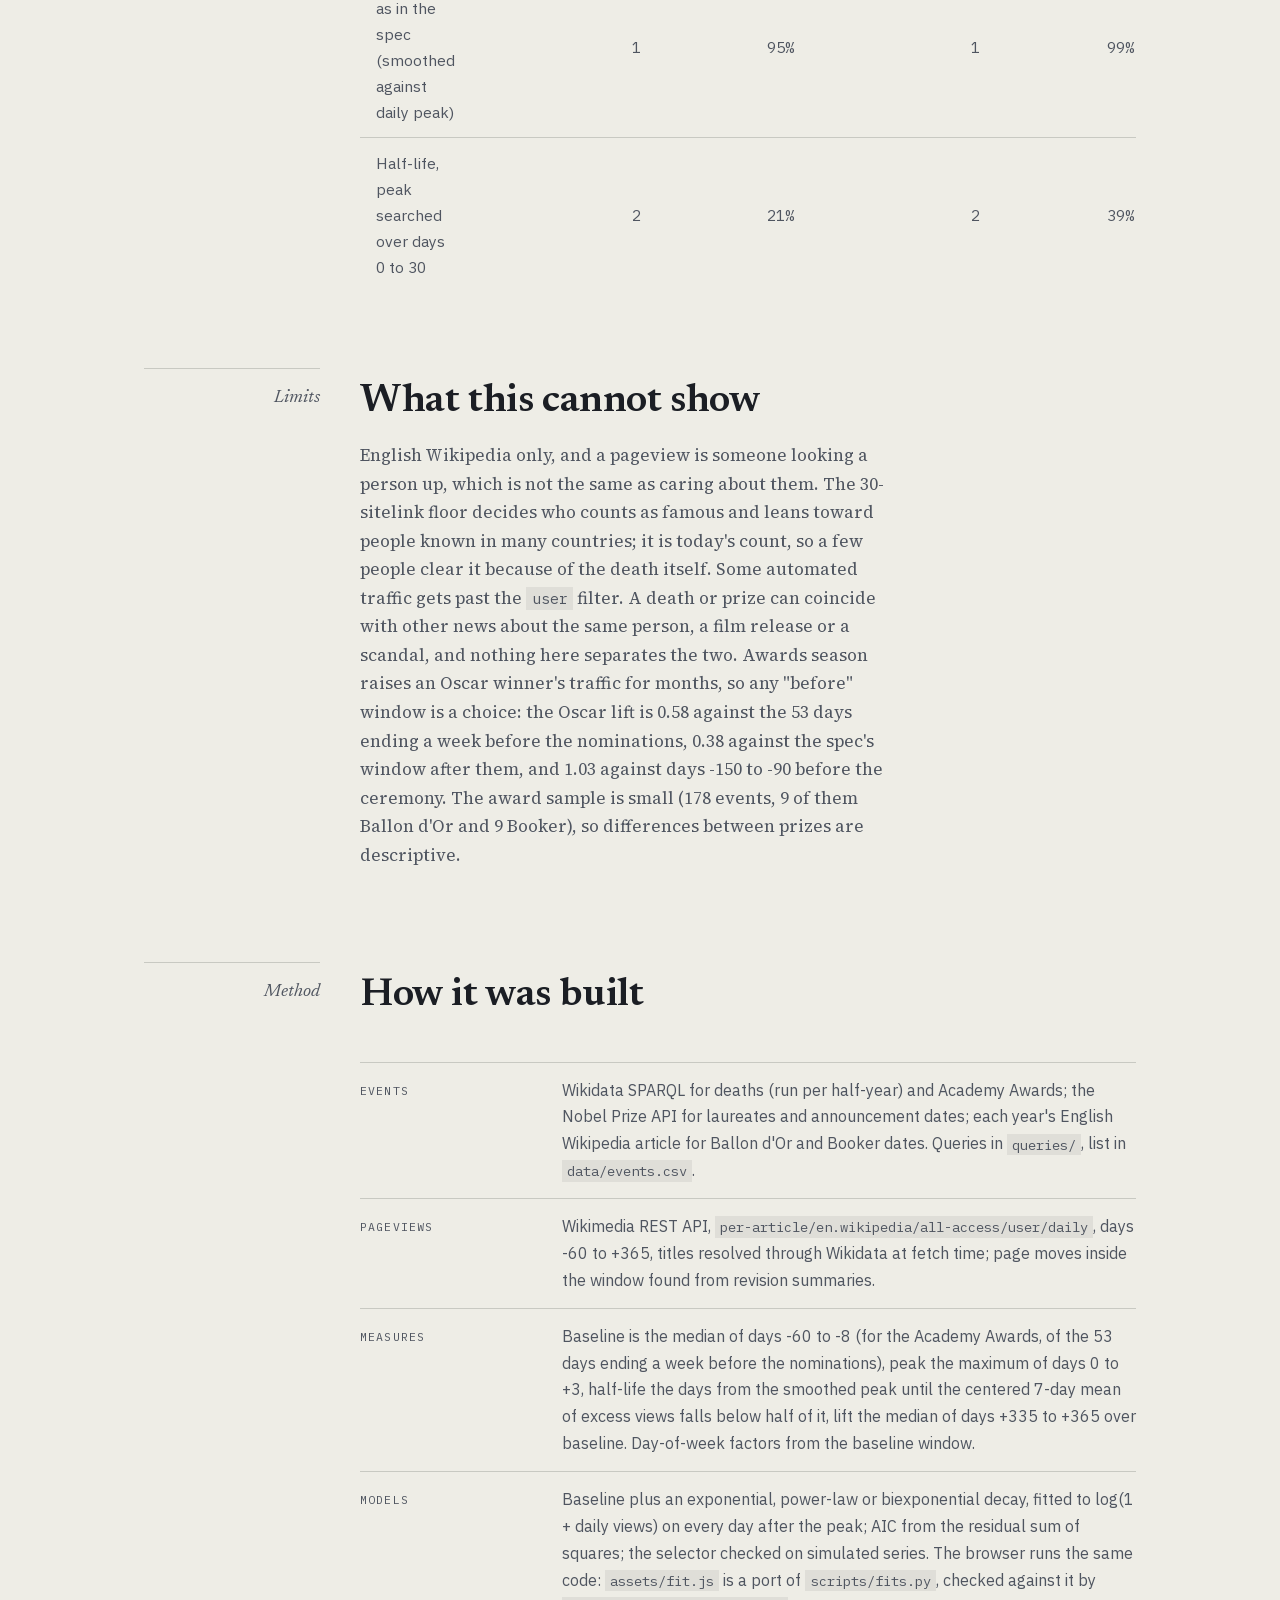
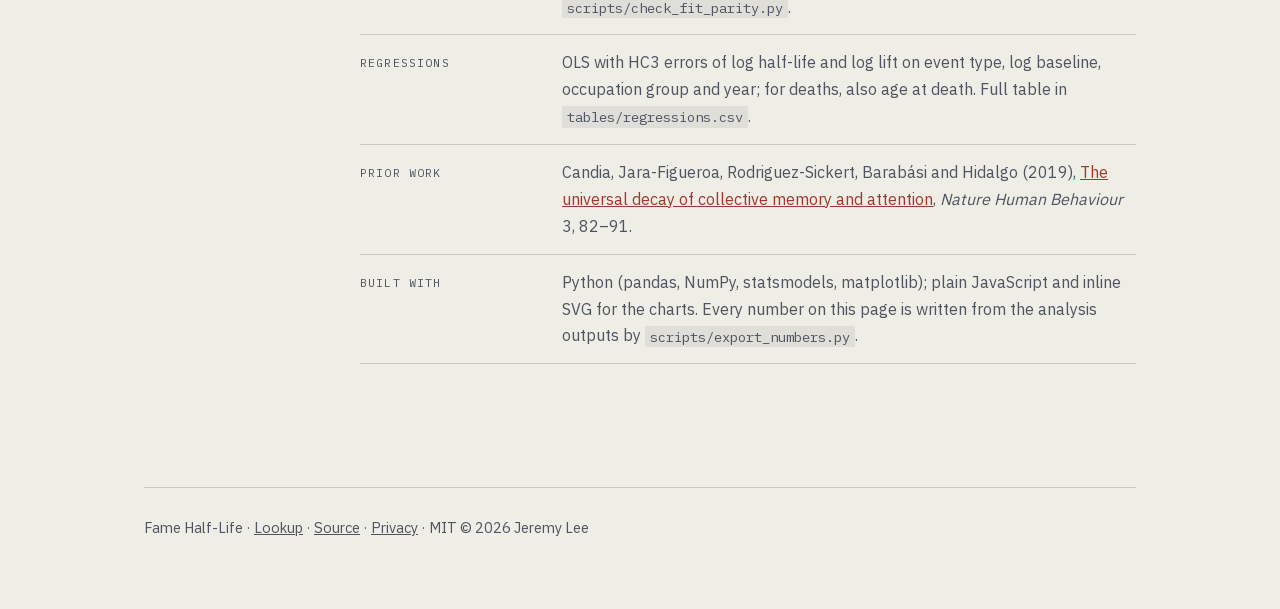
<file: overview/index.html>
<!doctype html>
<html lang="en">
<head>
<meta charset="utf-8" />
<meta name="viewport" content="width=device-width, initial-scale=1, viewport-fit=cover" />
<title>Fame Half-Life: how fast attention fades after a death or a major award</title>
<meta name="description" content="Daily English Wikipedia pageviews around 1,905 deaths and 178 awards, 2016 to 2025. Half the extra traffic is gone in about 2 days; a year later a page draws 1.08 times its old traffic after a death and 4.20 times after an award. Corrected 29 October 2026." />
<meta name="theme-color" content="#EEEDE6" />
<meta property="og:title" content="Fame Half-Life" />
<meta property="og:description" content="How fast the world stops looking someone up, measured in daily Wikipedia pageviews around deaths and major awards." />
<meta property="og:type" content="article" />
<meta property="og:url" content="https://lyhjeremy.github.io/fame-half-life/overview/" />
<meta property="og:image" content="https://lyhjeremy.github.io/fame-half-life/og.png" />
<meta property="og:image:width" content="1200" />
<meta property="og:image:height" content="630" />
<meta property="og:image:alt" content="Fame Half-Life" />
<meta name="twitter:card" content="summary_large_image" />
<style>
  :root {
    --paper: #EEEDE6;
    --card: #F6F5EF;
    --plate: #F6F5EF;
    --ink: #1B1E24;
    --ink2: #4F5560;
    --muted: #4F5560;
    --rule: #C8C9C2;
    --accent: #9E3A2C;
    --accent2: #284B73;
    --link: #9E3A2C;
    --serif: "Source Serif 4", "Iowan Old Style", "Palatino Linotype", Palatino, serif;
    --sans: "IBM Plex Sans", "Helvetica Neue", Helvetica, Arial, sans-serif;
    --mono: "IBM Plex Mono", "SF Mono", Menlo, Consolas, monospace;
    --display: "Newsreader", "Iowan Old Style", Georgia, serif;
    --edge: #757A80;
    --spine:  92px;
    --col:    min(100% - 2.6rem, 62rem);
  }
  @media (prefers-color-scheme: dark) {
    :root {
      --paper: #181A1F;
      --card: #21242A;
      --plate: #21242A;
      --ink: #E5E6E2;
      --ink2: #A5AAB3;
      --muted: #A5AAB3;
      --rule: #3A3E45;
      --accent: #D88E80;
      --accent2: #86A9D6;
      --link: #D88E80;
      --edge: #6B7079;
    }
  }

  @font-face{font-family:"Source Serif 4";src:url("../fonts/SourceSerif4-400.woff2")format("woff2");font-weight:400;font-display:swap}
  @font-face{font-family:"Source Serif 4";src:url("../fonts/SourceSerif4-600.woff2")format("woff2");font-weight:600;font-display:swap}
  @font-face{font-family:"IBM Plex Sans";src:url("../fonts/IBMPlexSans-400.woff2")format("woff2");font-weight:400;font-display:swap}
  @font-face{font-family:"IBM Plex Sans";src:url("../fonts/IBMPlexSans-600.woff2")format("woff2");font-weight:600;font-display:swap}
  @font-face{font-family:"IBM Plex Mono";src:url("../fonts/IBMPlexMono-400.woff2")format("woff2");font-weight:400;font-display:swap}

  * { box-sizing: border-box; border-radius: 0; }
  html { scroll-behavior: smooth; }
  body {
    margin: 0; background: var(--paper); color: var(--ink);
    font-family: var(--serif); font-size: clamp(17px, 0.55rem + 0.6vw, 19.5px);
    line-height: 1.68; -webkit-font-smoothing: antialiased; overflow-x: hidden;
  }
  img { max-width: 100%; height: auto; display: block; }
  a { color: var(--link); }
  :focus-visible { outline: 2px solid var(--accent); outline-offset: 3px; border-radius: 0; }
  strong { font-weight: 700; color: var(--ink); }
  code { font-family: var(--mono); font-size: .86em;
         background: color-mix(in srgb, var(--ink) 7%, transparent);
         padding: .12em .38em; border-radius: 0; }
  .wrap { width: var(--col); margin: 0 auto; }

  .eyebrow { font-family: var(--mono); font-weight: 600; font-size: 11.5px;
             letter-spacing: .17em; text-transform: uppercase; color: var(--muted);
             margin: 0 0 14px; }

  .masthead { display: flex; align-items: baseline; gap: 14px; flex-wrap: wrap; padding: 30px 0 0; }
  .logo { font-family: var(--sans); font-weight: 800; font-size: 21px;
          letter-spacing: -.02em; display: flex; align-items: center; gap: 9px; }
  .dot { width: 9px; height: 9px; border-radius: 0; background: var(--accent); flex: none; }
  .tagline { font-size: 15px; color: var(--ink2); font-family: var(--sans); }

  .hero { padding: 44px 0 54px; }
  .kicker { font-family: var(--sans); font-size: clamp(18px, 2.1vw, 23px); font-weight: 600;
            color: var(--muted); margin: 0 0 8px; letter-spacing: -.01em; }
  .hero h1 { font-family: var(--sans); font-size: clamp(37px, 6vw, 72px); font-weight: 800;
             letter-spacing: -.035em; line-height: 1.04; margin: 0; max-width: 17ch; }
  .hero-sub { margin: 24px 0 0; font-size: 1.06em; color: var(--ink2); max-width: 60ch; }

  .cta-row { display: flex; gap: 12px; flex-wrap: wrap; margin-top: 30px; align-items: center; }
  .btn { display: inline-block; padding: 13px 26px; border-radius: 0;
         font-family: var(--sans); font-weight: 700; font-size: 16px;
         text-decoration: none; border: 1px solid var(--ink); }
  .btn:hover { transform: translateY(-1px); }
  .btn-primary { background: var(--ink); color: var(--paper); }
  .textlink { font-family: var(--sans); font-size: 16px; font-weight: 600; color: var(--ink2);
              text-decoration: underline; text-underline-offset: 4px;
              text-decoration-thickness: 1px; }
  .textlink:hover { color: var(--ink); }

  .claims { display: grid; grid-template-columns: 1fr; gap: 0 52px; margin: 50px 0 0; }
  @media (min-width: 760px) { .claims { grid-template-columns: 1fr 1fr; } }
  .claim { padding: 18px 0 20px; border-top: 1px solid var(--rule); }
  .claim:first-child, .claim:nth-child(2) { border-top: 2px solid var(--ink); }
  @media (max-width: 759px) { .claim:nth-child(2) { border-top: 1px solid var(--rule); } }
  .claim .n { font-family: var(--sans); font-weight: 800; font-size: 40px; line-height: 1.05;
              color: var(--accent); letter-spacing: -.03em; font-variant-numeric: tabular-nums; }
  .claim h3 { margin: 0 0 6px; }
  .claim p { margin: 9px 0 0; font-size: 15.5px; color: var(--ink2); line-height: 1.5;
             font-family: var(--sans); }

  .route { position: relative; padding-bottom: 30px; }
  .route::before { content: ""; position: absolute; left: calc(var(--spine) / 2); top: 8px;
                   bottom: 80px; width: 2px; background: var(--rule); }
  .stop { position: relative; padding: 0 0 76px var(--spine); }
  .stop::before { content: ""; position: absolute; left: calc(var(--spine) / 2 - 7px); top: 7px;
                  width: 16px; height: 16px; border-radius: 0;
                  background: var(--paper); border: 2px solid var(--ink); box-sizing: border-box; }
  .stop--key::before { background: var(--accent); border-color: var(--accent); }
  .stop--warn::before { background: var(--accent2); border-color: var(--accent2); }
  .stop--end::before { background: var(--ink); }

  h2 { font-family: var(--sans); font-size: clamp(27px, 3.7vw, 38px); font-weight: 800;
       letter-spacing: -.027em; line-height: 1.13; margin: 12px 0 16px; max-width: 19ch; }
  h3 { font-family: var(--sans); font-size: 17px; font-weight: 700; margin: 0 0 7px;
       letter-spacing: -.012em; }
  .stop p { margin: 0 0 17px; max-width: 60ch; color: var(--ink2); }

  .bignum { font-family: var(--sans); font-weight: 800; font-size: clamp(74px, 10vw, 128px);
            line-height: .86; letter-spacing: -.05em; margin: 6px 0 4px; color: var(--accent);
            font-variant-numeric: tabular-nums; }
  .bignum-note { font-family: var(--sans); font-size: 16px; color: var(--muted); margin: 0 0 20px; }

  /* A white-background chart would glow in dark mode; the plate makes it read
     as a deliberately printed page instead. */
  figure { margin: 28px 0 0; }
  .plate { background: var(--plate); border: 1px solid var(--rule); border-radius: 0;
           padding: 14px; overflow: hidden; }
  .plate img { border-radius: 0; }
  .plate--flush { padding: 0; }
  .shot { border-radius: 0; border: 1px solid var(--rule);
          overflow: hidden; background: var(--card); }
  /* min() so the cap never exceeds the column on a phone */
  .shot--narrow { max-width: min(430px, 100%); }
  figcaption { margin-top: 11px; font-family: var(--sans); font-size: 14.5px;
               color: var(--muted); line-height: 1.5; }
  .panels { display: grid; grid-template-columns: repeat(auto-fit, minmax(258px, 1fr));
            gap: 22px; margin-top: 28px; }
  .panels figure { margin: 0; }

  .pull { margin: 30px 0 0; padding: 20px 25px; border-left: 3px solid var(--accent);
          background: color-mix(in srgb, var(--accent) 7%, transparent);
          border-radius: 0; }
  .pull p { margin: 0 0 9px; color: var(--ink); max-width: none; }
  .pull p:last-of-type { margin: 0; }
  .pull .who { font-family: var(--mono); font-size: 11px; letter-spacing: .12em;
               text-transform: uppercase; color: var(--muted); display: block; margin-top: 9px; }

  .grid { display: grid; grid-template-columns: repeat(auto-fit, minmax(238px, 1fr));
          gap: 1px; margin-top: 28px; background: var(--rule);
          border: 1px solid var(--rule); border-radius: 0; overflow: hidden; }
  .cell { background: var(--paper); padding: 22px 20px; }
  .cell p { font-size: 15px; margin: 0; color: var(--ink2); max-width: none;
            line-height: 1.55; font-family: var(--sans); }

  /* results tables: scroll inside their own box, never the page */
  .tablewrap { margin-top: 26px; overflow-x: auto; border: 1px solid var(--rule);
               border-radius: 0; background: var(--card); }
  table { border-collapse: collapse; width: 100%; min-width: 480px;
          font-family: var(--sans); font-size: 15.5px; }
  th, td { padding: 12px 16px; text-align: left; border-bottom: 1px solid var(--rule); }
  th { font-family: var(--mono); font-size: 11px; letter-spacing: .1em;
       text-transform: uppercase; color: var(--muted); font-weight: 600; }
  td { color: var(--ink2); font-variant-numeric: tabular-nums; }
  tr:last-child td { border-bottom: 0; }
  .win td { color: var(--ink); font-weight: 700;
            background: color-mix(in srgb, var(--accent) 8%, transparent); }

  /* real terminal output, quoted verbatim */
  .term { margin-top: 26px; background: #14141f; color: #e6e3da; border-radius: 0;
          padding: 18px 20px; overflow-x: auto;
          border: 1px solid #2a2a3a; }
  .term pre { margin: 0; font-family: var(--mono); font-size: 13px; line-height: 1.62;
              white-space: pre; }
  .term .c { color: #9aa08f; }
  .term .g { color: #7fd18f; }
  .term .y { color: #E3BC5E; }

  .specs { margin-top: 26px; border-top: 1px solid var(--rule); }
  .spec { display: grid; grid-template-columns: 1fr; gap: 2px;
          padding: 14px 0; border-bottom: 1px solid var(--rule); }
  @media (min-width: 700px) { .spec { grid-template-columns: 178px 1fr; gap: 24px; } }
  .spec dt { font-family: var(--mono); font-size: 11.5px; letter-spacing: .1em;
             text-transform: uppercase; color: var(--muted); padding-top: 4px; }
  .spec dd { margin: 0; font-size: 16px; color: var(--ink2); font-family: var(--sans); }

  .close { padding: 6px 0 80px var(--spine); position: relative; }
  .close h2 { max-width: 20ch; }
  footer { border-top: 1px solid var(--rule); padding: 28px 0 60px;
           font-family: var(--sans); font-size: 14.5px; color: var(--muted); }
  footer a { color: var(--ink2); }
  footer p { margin: 0 0 8px; }

  @media (max-width: 640px) {
    :root { --spine: 38px; }
    .hero { padding: 36px 0 46px; }
    .stop { padding-bottom: 58px; }
    .plate { padding: 9px; }
    .term { padding: 14px 14px; }
    .term pre { font-size: 11.5px; }
  }
  @media (prefers-reduced-motion: reduce) {
    html { scroll-behavior: auto; }
    .btn { }
  }
  @font-face{font-family:"Newsreader";src:url("../fonts/Newsreader-600.woff2")format("woff2");font-weight:600;font-style:normal;font-display:swap}
  @font-face{font-family:"Newsreader";src:url("../fonts/Newsreader-400i.woff2")format("woff2");font-weight:400;font-style:italic;font-display:swap}

  .btn:hover { transform: none; background: var(--accent); border-color: var(--accent); color: var(--paper); }
  .pull { border: 1px solid var(--edge); border-left: 1px solid var(--edge); background: transparent; }
  .term { background: var(--card); color: var(--ink); border: 1px solid var(--rule); }
  .term .c { color: var(--muted); } .term .g { color: var(--accent2); } .term .y { color: var(--accent); }
  .logo, .hero h1, h2, .claim .n, .bignum { font-family: var(--display); }

  /* Language: a well-set book. Newsreader display, italic glosses, notes in the margin. */
  .logo { font-weight: 600; font-size: 23px; letter-spacing: 0; }
  .hero h1 { font-weight: 600; font-size: clamp(42px, 6.6vw, 80px); letter-spacing: -.015em; line-height: 1.02; max-width: 16ch; }
  .kicker { font-family: var(--display); font-style: italic; font-weight: 400; font-size: clamp(20px, 2.3vw, 25px); color: var(--accent2); }
  h2 { font-weight: 600; letter-spacing: -.01em; font-size: clamp(29px, 3.9vw, 40px); }
  .claim, .claim:first-child, .claim:nth-child(2) { border-top: 1px solid var(--rule); }
  .claim .n { font-weight: 600; font-size: 44px; letter-spacing: -.01em; color: var(--accent2); }
  .bignum { font-weight: 600; color: var(--accent2); }
  .eyebrow { font-family: var(--display); font-style: italic; text-transform: none; letter-spacing: 0;
             font-size: 18px; font-weight: 400; color: var(--accent); }
  :root { --spine: 0px; }
  .route::before, .stop::before { display: none; }
  .stop { padding-left: 0; }
  @media (min-width: 980px) {
    .stop { display: grid; grid-template-columns: 11rem minmax(0, 1fr); column-gap: 40px; }
    .stop > * { grid-column: 2; }
    .stop > .eyebrow { grid-column: 1; grid-row: 1 / span 2; text-align: right; padding-top: 14px;
                       border-top: 1px solid var(--rule); }
  }


  :root { --signal: var(--accent); --signal-2: var(--accent2); --ink-2: var(--muted); --panel: var(--card); --font-body: var(--sans); --font-mono: var(--mono); --s1: 8px; --s2: 16px; --s3: 24px; }
  .exhibit { margin: 30px 0 8px; padding: 20px 20px 14px; background: var(--card); border: 1px solid var(--rule); }
  .exhibit .chart { margin: 8px 0 0; }
  .exhibit figcaption { margin-top: 10px; font-family: var(--sans); font-size: 13.5px; color: var(--muted); line-height: 1.5; }
  .ex-label { font-family: var(--display); font-style: italic; font-size: 16px; color: var(--accent); margin: 0 0 2px; }
  .exhibit .chart-title { font-family: var(--sans); font-weight: 600; font-size: 17px; line-height: 1.35; margin: 0; color: var(--ink); max-width: 46ch; }
  .seg .btn { background: var(--paper); color: var(--ink); border: 1px solid var(--muted); font-family: var(--sans); cursor: pointer; font-size: 13px; padding: 4px 10px; margin-left: -1px; }
  .seg .btn[aria-pressed="true"] { background: var(--ink); color: var(--paper); border-color: var(--ink); }
  .tbl { overflow-x: auto; margin: 18px 0 0; }
  .tbl table { min-width: 560px; }
  .tbl td.num, .tbl th.num { font-family: var(--mono); text-align: right; white-space: nowrap; }
  .exhibit img { max-width: 100%; height: auto; display: block; }

  .glance { margin: 34px 0 0; border-top: 2px solid var(--ink); border-bottom: 1px solid var(--rule); padding: 12px 0 6px; }
  .glance h2 { font-family: var(--mono); font-size: 12.5px; font-weight: 600; letter-spacing: .12em; text-transform: uppercase; color: var(--muted); margin: 0 0 6px; max-width: none; }
  .glance dl { margin: 0; display: grid; grid-template-columns: repeat(auto-fit, minmax(min(100%, 22rem), 1fr)); gap: 0 32px; }
  .glance dl > div { display: grid; grid-template-columns: 8.5rem minmax(0, 1fr); gap: 0 14px; padding: 9px 0; border-top: 1px dashed var(--rule); }
  .glance dt { font-family: var(--display); font-style: italic; font-size: 16px; color: var(--accent); }
  .glance dd { margin: 0; font-family: var(--sans); font-size: 15px; line-height: 1.5; color: var(--ink); }
  .glance .hit dd { font-weight: 600; }
  @media (max-width: 520px) { .glance dl > div { grid-template-columns: 1fr; } }
</style>
</head>
<body>
<link rel="icon" href="data:,">
<link rel="stylesheet" href="../assets/charts.css">

<div class="wrap">
  <header class="masthead">
    <div class="logo">Fame Half-Life</div>
    <div class="tagline">Wikipedia pageviews around deaths and awards, 2016 to 2025</div>
  </header>

  <section class="hero">
    <p class="kicker">2,083 events, one year of attention each</p>
    <h1>Half the spike is gone in about 2 days. A little of it stays for a year.</h1>
    <p class="hero-sub">Daily English Wikipedia views around 1,905 deaths and 178 major awards, 2016 to 2025. On the median death a page draws 206 times its usual traffic at the peak, and half the extra traffic is gone in about 2 days. A year on, the page draws 1.08 times its old traffic; for award winners the figure is 4.20.</p>
    <div class="cta-row">
      <a class="btn btn-primary" href="../">Look someone up</a>
      <a class="textlink" href="https://github.com/lyhjeremy/fame-half-life">Code and data</a>
      <a class="textlink" href="https://github.com/lyhjeremy/fame-half-life/blob/main/writeup.md">Long-form notes</a>
    </div>
    <div class="claims">
      <div class="claim"><div class="n">206x</div><p>the usual daily traffic, on the peak day after a death (median of 1,905 deaths). The peak falls on the day after the death in 44% of them.</p></div>
      <div class="claim"><div class="n">2 days</div><p>until half the extra traffic is gone after a death (median, smoothed over a week). 65 deaths spike late, when the news came days after.</p></div>
      <div class="claim"><div class="n">1.08x</div><p>the old traffic, a year after a death (median). After an award it is 4.20x; after a Nobel Prize, 8.81x.</p></div>
    </div>

    <section class="glance" aria-labelledby="glance-h">
      <h2 id="glance-h">At a glance</h2>
      <dl>
        <div><dt>Question</dt><dd>After a death or a major award, how fast do Wikipedia readers stop looking the person up, and where does traffic settle a year later?</dd></div>
        <div><dt>Data</dt><dd>Daily English Wikipedia pageviews (user agents only), days &minus;60 to +365, for 1,905 deaths and 178 awards from 2016 to October 2025. The event list was committed before any pageview was fetched.</dd></div>
        <div><dt>Method</dt><dd>Half-life on 7-day smoothed excess views; exponential, power-law and biexponential fits compared by AIC; OLS with HC3 errors for lift (n = 2,083).</dd></div>
        <div><dt>Compared against</dt><dd>Each page's own baseline, the median of days &minus;60 to &minus;8. On 150 simulated series per model (noise 0.15) the model selector names the true model 87% (exponential), 95% (power law) and 100% (biexponential) of the time.</dd></div>
        <div class="hit"><dt>Result</dt><dd>Median half-life 2 days. A year on, 1.08 times the baseline after a death, 4.20 times after an award (Nobel 8.81).</dd></div>
        <div><dt>Main limit</dt><dd>English Wikipedia only, and nothing separates a death or prize from other news about the same person. Only 9 Ballon d'Or and 9 Booker events.</dd></div>
      </dl>
    </section>
  </section>
</div>

<div class="wrap">
<div class="route">

  <section class="stop stop--warn">
    <p class="eyebrow">Correction</p>
    <h2>What changed on 29 October 2026</h2>
    <p>Corrected 29 October 2026, after an independent audit. Three 2022 Nobel laureates in economics were missing because the Nobel Prize API gives the wrong year for that prize; they are now in. The curve comparison published on 28 October fitted only days above the baseline, which made a biexponential win almost by default (it reported 90%); every day now counts, and the selector was checked on simulated data. The half-life compared a smoothed series with a single raw day; it now compares like with like. 65 deaths reported days late are counted as delayed spikes rather than no spike. The Oscar baseline fell after the nominations; it now ends a week before them. Earlier figures are kept as sensitivity rows. The full list is in <a href="https://github.com/lyhjeremy/fame-half-life/blob/main/docs/decisions.md">docs/decisions.md</a>, entries 26 to 33.</p>
  </section>

  <section class="stop">
    <p class="eyebrow">The question</p>
    <h2>When someone becomes news, how fast does the world stop looking them up?</h2>
    <p>A death or a prize sends a burst of readers to a Wikipedia article. This study measures that burst for every person with an English article and at least 30 Wikidata sitelinks who died between January 2016 and October 2025 (1,905 after exclusions), and for the winners of six Nobel Prizes, five Academy Awards, the Ballon d'Or and the Booker Prize in the same years (178). For each event it reads daily views from 60 days before to a year after, from Wikimedia's pageview API, counting user agents only.</p>
    <p>The event list was fixed and committed before a single pageview was fetched, so nothing about the results could shape who is in it. 21 deaths and 5 awards drop out because the article was written less than 30 days before the event and has no baseline; among them are George Floyd and Mahsa Amini, whose deaths made them known. 65 more drop because the article was renamed inside the window, which splits its views across two titles.</p>
  </section>

  <section class="stop">
    <p class="eyebrow">Finding 1</p>
    <h2>Half the spike is gone in about two days</h2>
    <p>On the median death the page draws 206 times its usual traffic on the peak day, which is the day after the death in 44% of cases. Smoothed over a week, half the extra traffic is gone 2 days after the peak (middle half 2 to 3 days). The averaged curve loses nine tenths of its excess in 5 days and sits at 1.96 times baseline a month later and 1.09 times in the last month of the year, before jumping to 1.58 times on the anniversary. Awards lose nine tenths in 4 days, and climb again in the last week of the year as the next prize comes round. 1,839 of 1,905 deaths have a visible spike (peak at least twice the baseline) on days 0 to 3. Another 65 (3.4%) have a delayed spike: nothing on days 0 to 3, then a day above twice the baseline on days 4 to 30 (Leonard Cohen, Sam Shepard and Steve Ditko among them), most often because the death became news days or weeks after it happened. 1 death has no spike at all.</p>
    <figure class="exhibit">
      <p class="ex-label">Exhibit 1</p>
      <div class="chart-head"><p class="chart-title">Median daily views as a multiple of each event's baseline</p><div class="seg" role="group" aria-label="Range" id="avg-range"></div></div>
      <div class="chart">
        <div data-loading class="skeleton sk-chart" aria-hidden="true"></div>
        <svg id="avg" viewBox="0 0 900 320" role="img" aria-labelledby="avg-t" tabindex="0"><title id="avg-t">Median views relative to baseline for deaths and awards from 60 days before to a year after; both spike on day 0 or 1 and fall steeply within a week. Use the arrow keys to move the readout.</title></svg>
        <div class="readout" id="avg-read" aria-live="polite"></div>
        <p class="legend"><span class="l-red">deaths</span><span class="l-blue">awards</span><span class="l-gray l-dash">baseline</span></p>
      </div>
      <figcaption>Log scale. Shading is the middle half of events. Views are adjusted for day of week. Source: Wikimedia pageviews API; analysis in <code>scripts/analyze.py</code>.</figcaption>
      <noscript><img width="1290" height="690" src="../figures/average_curve.png" alt="Median views relative to baseline for deaths and awards; both spike near day 0 and fall steeply within a week."></noscript>
    </figure>
  </section>

  <section class="stop">
    <p class="eyebrow">Finding 2</p>
    <h2>A fast fade and a slow tail fit most events</h2>
    <p>Each event's daily views after the peak were fitted three ways, with every day counted: the baseline plus an exponential decay, plus a power law, or plus a biexponential (two exponentials, the form Candia et al. 2019 found over years in attention to songs, films and biographies). The biexponential has the lowest AIC for 76% of 1,839 deaths and 64% of 177 awards; the power law wins 14% of deaths and the exponential 9%. Where the biexponential wins, its fast part has a median time constant of 3.0 days and carries all but 1.8% of the initial excess; the slow part's median time constant is 169 days. On simulated series the selector names the true model 87% of the time for a pure exponential, 95% for a power law and 100% for a biexponential, and it calls 13% of pure exponentials biexponential, so the real share is a mild overstatement. The model comparison first published on 28 October dropped every day at or below the baseline before fitting; on the same simulations that method called 100% of pure exponentials biexponential, which is why it reported 90% biexponential wins.</p>
    <figure class="exhibit">
      <p class="ex-label">Exhibit 2</p>
      <p class="chart-title">Which model fits each event best</p>
      <div class="chart">
        <div data-loading class="skeleton sk-stats" aria-hidden="true"></div>
        <svg id="wins" viewBox="0 0 900 180" role="img" aria-labelledby="wins-t"><title id="wins-t">Share of events won by each model: the biexponential wins 76% of deaths and 64% of awards.</title></svg>
        <p class="legend"><span class="l-blue">biexponential</span><span class="l-red">power law</span><span class="l-gray">exponential</span></p>
      </div>
      <figcaption>Lowest AIC. Each model is the baseline plus a decaying excess, fitted to log(1 + daily views) on every day from the one after the peak to day +365. The biexponential has four parameters and the others two; AIC charges for the difference.</figcaption>
      <noscript><img width="1290" height="420" src="../figures/model_wins.png" alt="Bars showing the share of events each model wins, for deaths and awards."></noscript>
    </figure>
    <div class="tbl">
      <table>
        <thead><tr><th>True model</th><th class="num">Noise 0.15</th><th class="num">Noise 0.30</th><th class="num">First method, 0.15</th><th class="num">First method, 0.30</th></tr></thead>
        <tbody>
<tr><td>Exponential</td><td class="num">87%</td><td class="num">82%</td><td class="num">0%</td><td class="num">0%</td></tr>
<tr><td>Power law</td><td class="num">95%</td><td class="num">88%</td><td class="num">82%</td><td class="num">73%</td></tr>
<tr><td>Biexponential</td><td class="num">100%</td><td class="num">99%</td><td class="num">95%</td><td class="num">91%</td></tr>
        </tbody>
      </table>
    </div>
    <p class="small">How often the selector names the true model on 150 simulated series per row (<code>scripts/simulate_selection.py</code>). "First method" is the comparison published on 28 October, which fitted only days above the baseline.</p>
  </section>

  <section class="stop stop--key">
    <p class="eyebrow">Finding 3</p>
    <h2>A death leaves a page a little busier than before</h2>
    <p>A year after a death the median page draws 1.08 times its old traffic, and 59% of pages sit above their baseline. Award winners settle at a median 4.20 times, but the prizes differ: Nobel laureates, with a median of 20 views a day beforehand, keep 8.81 times that; Booker winners 2.56; Ballon d'Or winners 0.87. For Academy Award winners the answer depends on which 'before' you use: against the 53 days ending a week before the nominations it is 0.58, against days -150 to -90 before the ceremony 1.03.</p>
    <div class="tbl">
      <table>
        <thead><tr><th>Event</th><th class="num">n</th><th class="num">Baseline views/day</th><th class="num">Peak</th><th class="num">Half-life, days</th><th class="num">After week one</th><th class="num">Lift</th></tr></thead>
        <tbody>
<tr><td>Death</td><td class="num">1,905</td><td class="num">202</td><td class="num">206x</td><td class="num">2</td><td class="num">29%</td><td class="num">1.08x</td></tr>
<tr><td>Nobel Prize</td><td class="num">110</td><td class="num">20</td><td class="num">3012x</td><td class="num">1</td><td class="num">46%</td><td class="num">8.81x</td></tr>
<tr><td>Academy Award</td><td class="num">50</td><td class="num">9,378</td><td class="num">40x</td><td class="num">2</td><td class="num">23%</td><td class="num">0.58x</td></tr>
<tr><td>Ballon d'Or</td><td class="num">9</td><td class="num">20,300</td><td class="num">4x</td><td class="num">2</td><td class="num">85%</td><td class="num">0.87x</td></tr>
<tr><td>Booker Prize</td><td class="num">9</td><td class="num">76</td><td class="num">222x</td><td class="num">3</td><td class="num">69%</td><td class="num">2.56x</td></tr>
        </tbody>
      </table>
    </div>
    <figure class="exhibit">
      <p class="ex-label">Exhibit 3</p>
      <p class="chart-title">Views a year later as a multiple of the baseline</p>
      <div class="chart">
        <div data-loading class="skeleton sk-chart" aria-hidden="true"></div>
        <svg id="lift" viewBox="0 0 900 280" role="img" aria-labelledby="lift-t"><title id="lift-t">Distribution of lift for deaths and awards; deaths cluster just above one, awards spread from well below one to far above it.</title></svg>
        <p class="legend"><span class="l-red">deaths</span><span class="l-blue">awards</span></p>
      </div>
      <figcaption>Lift is median views on days +335 to +365 divided by the median of days -60 to -8. The dashed line is no change.</figcaption>
      <noscript><img width="1290" height="570" src="../figures/lift.png" alt="Distribution of lift for deaths and awards."></noscript>
    </figure>
    <p>A regression of log lift on event type, log baseline, occupation group and year (OLS, HC3 errors, n = 2,083, R² = 0.28) puts awards 194% above deaths at the same prior traffic (p < 0.001); with the Oscar baseline as the spec defined it the figure is 167% above (p < 0.001). Among deaths, with age added (n = 1,902, R² = 0.33), each extra year of age at death goes with 2.0% less lift (p < 0.001). The same regression for log half-life explains little (R² = 0.09).</p>
  </section>

  <section class="stop">
    <p class="eyebrow">Finding 4</p>
    <h2>Which prize matters more than what the person did</h2>
    <p>Among deaths, the share of the first year's extra views that arrive after the first week runs from 23% (business) to 33% (writing and journalism), and median lift from 0.97 times (business) to 1.22 times (music). The gap between Nobel and Oscar winners is wider than any gap between occupations.</p>
    <figure class="exhibit">
      <p class="ex-label">Exhibit 4</p>
      <div class="chart-head"><p class="chart-title">By event type and, for deaths, by occupation</p><div class="seg" role="group" aria-label="Measure" id="groups-metric" data-start="late"></div></div>
      <div class="chart">
        <div data-loading class="skeleton sk-chart" aria-hidden="true"></div>
        <svg id="groups" viewBox="0 0 900 420" role="img" aria-labelledby="groups-t"><title id="groups-t">Median share of extra views after week one, and median lift, by group.</title></svg>
      </div>
      <figcaption>Medians; groups under 15 events left out. Occupation is the first occupation on the person's Wikidata item that maps to one of nine groups.</figcaption>
    </figure>
  </section>

  <section class="stop stop--warn">
    <p class="eyebrow">Checks</p>
    <h2>What moves the numbers, and what does not</h2>
    <p>Bot leakage: capping any day above 50 times the median of its six neighbors touches 31 events and leaves every half-life unchanged; median lift with the cap is 1.08 for deaths and 4.20 for awards. Renames: 65 events were dropped because the article moved to a new title inside the window, and 26 articles moved later are read under the title they had at the time. Peak window: searching for the peak over days 0 to 30 instead of 0 to 3 moves it later for 163 deaths and leaves the median half-life at 2 days. Smoothing and definition: the table below gives the half-life every way it was measured. Day of week: the median page's busiest weekday draws 1.42 times its quietest, which is why every series is adjusted before measuring.</p>
    <div class="tbl">
      <table>
        <thead><tr><th>Half-life measure</th><th class="num">Deaths, median days</th><th class="num">Deaths, one day</th><th class="num">Awards, median days</th><th class="num">Awards, one day</th></tr></thead>
        <tbody>
<tr><td>Half-life, smoothed (7 days) against smoothed peak (main)</td><td class="num">2</td><td class="num">11%</td><td class="num">2</td><td class="num">33%</td></tr>
<tr><td>Half-life, smoothed (3 days) against smoothed peak</td><td class="num">2</td><td class="num">33%</td><td class="num">1</td><td class="num">62%</td></tr>
<tr><td>Half-life, smoothed (14 days) against smoothed peak</td><td class="num">6</td><td class="num">0%</td><td class="num">6</td><td class="num">0%</td></tr>
<tr><td>Half-life, daily views against daily peak</td><td class="num">1</td><td class="num">58%</td><td class="num">1</td><td class="num">77%</td></tr>
<tr><td>Half-life, as in the spec (smoothed against daily peak)</td><td class="num">1</td><td class="num">95%</td><td class="num">1</td><td class="num">99%</td></tr>
<tr><td>Half-life, peak searched over days 0 to 30</td><td class="num">2</td><td class="num">21%</td><td class="num">2</td><td class="num">39%</td></tr>
        </tbody>
      </table>
    </div>
  </section>

  <section class="stop stop--warn">
    <p class="eyebrow">Limits</p>
    <h2>What this cannot show</h2>
    <p>English Wikipedia only, and a pageview is someone looking a person up, which is not the same as caring about them. The 30-sitelink floor decides who counts as famous and leans toward people known in many countries; it is today's count, so a few people clear it because of the death itself. Some automated traffic gets past the <code>user</code> filter. A death or prize can coincide with other news about the same person, a film release or a scandal, and nothing here separates the two. Awards season raises an Oscar winner's traffic for months, so any "before" window is a choice: the Oscar lift is 0.58 against the 53 days ending a week before the nominations, 0.38 against the spec's window after them, and 1.03 against days -150 to -90 before the ceremony. The award sample is small (178 events, 9 of them Ballon d'Or and 9 Booker), so differences between prizes are descriptive.</p>
  </section>

  <section class="stop stop--end">
    <p class="eyebrow">Method</p>
    <h2>How it was built</h2>
    <dl class="specs">
      <div class="spec"><dt>Events</dt><dd>Wikidata SPARQL for deaths (run per half-year) and Academy Awards; the Nobel Prize API for laureates and announcement dates; each year's English Wikipedia article for Ballon d'Or and Booker dates. Queries in <code>queries/</code>, list in <code>data/events.csv</code>.</dd></div>
      <div class="spec"><dt>Pageviews</dt><dd>Wikimedia REST API, <code>per-article/en.wikipedia/all-access/user/daily</code>, days -60 to +365, titles resolved through Wikidata at fetch time; page moves inside the window found from revision summaries.</dd></div>
      <div class="spec"><dt>Measures</dt><dd>Baseline is the median of days -60 to -8 (for the Academy Awards, of the 53 days ending a week before the nominations), peak the maximum of days 0 to +3, half-life the days from the smoothed peak until the centered 7-day mean of excess views falls below half of it, lift the median of days +335 to +365 over baseline. Day-of-week factors from the baseline window.</dd></div>
      <div class="spec"><dt>Models</dt><dd>Baseline plus an exponential, power-law or biexponential decay, fitted to log(1 + daily views) on every day after the peak; AIC from the residual sum of squares; the selector checked on simulated series. The browser runs the same code: <code>assets/fit.js</code> is a port of <code>scripts/fits.py</code>, checked against it by <code>scripts/check_fit_parity.py</code>.</dd></div>
      <div class="spec"><dt>Regressions</dt><dd>OLS with HC3 errors of log half-life and log lift on event type, log baseline, occupation group and year; for deaths, also age at death. Full table in <code>tables/regressions.csv</code>.</dd></div>
      <div class="spec"><dt>Prior work</dt><dd>Candia, Jara-Figueroa, Rodriguez-Sickert, Barabási and Hidalgo (2019), <a href="https://doi.org/10.1038/s41562-018-0474-5">The universal decay of collective memory and attention</a>, <i>Nature Human Behaviour</i> 3, 82–91.</dd></div>
      <div class="spec"><dt>Built with</dt><dd>Python (pandas, NumPy, statsmodels, matplotlib); plain JavaScript and inline SVG for the charts. Every number on this page is written from the analysis outputs by <code>scripts/export_numbers.py</code>.</dd></div>
    </dl>
  </section>

</div>

  <footer>
    <p>
      Fame Half-Life ·
      <a href="../">Lookup</a> ·
      <a href="https://github.com/lyhjeremy/fame-half-life">Source</a> ·
      <a href="../privacy/">Privacy</a> ·
      MIT © 2026 Jeremy Lee
    </p>
  </footer>
</div>
<script src="../assets/fit.js"></script>
<script src="../assets/fame.js"></script>
</body>
</html>
</file>
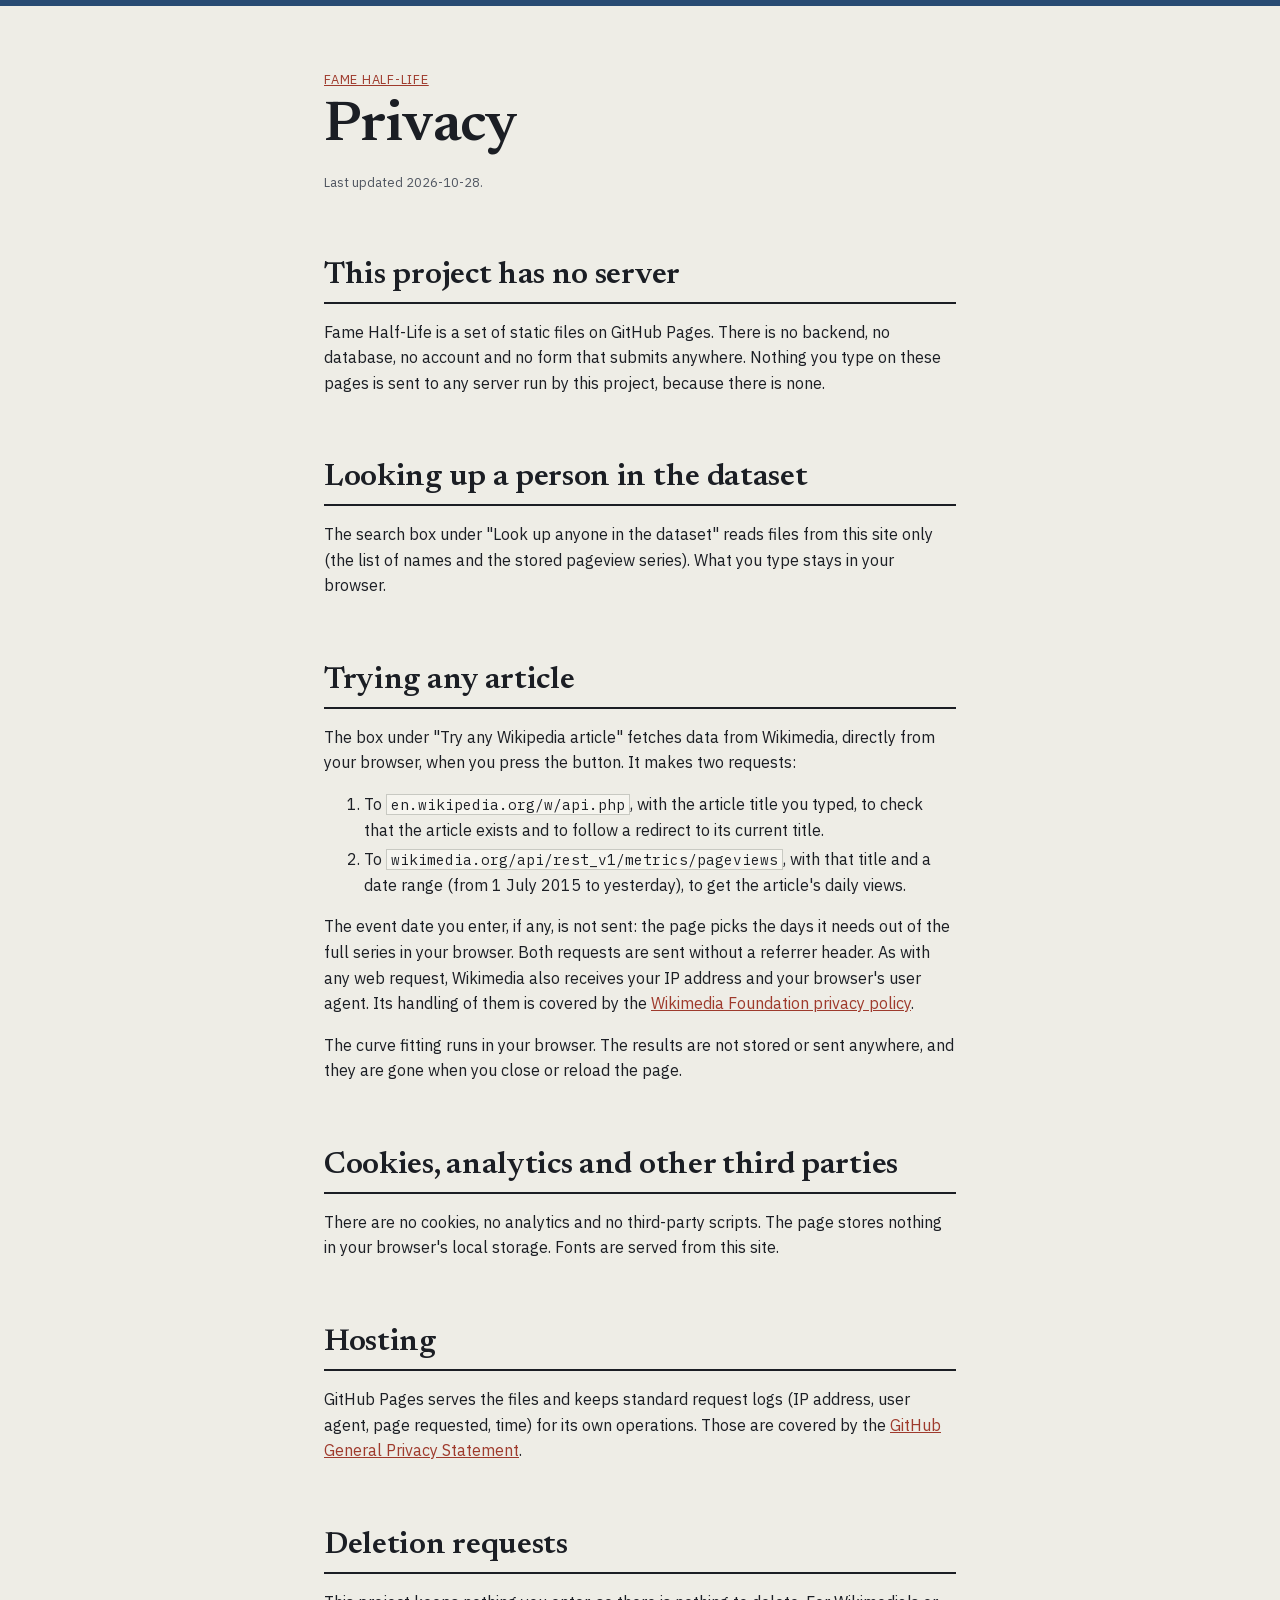
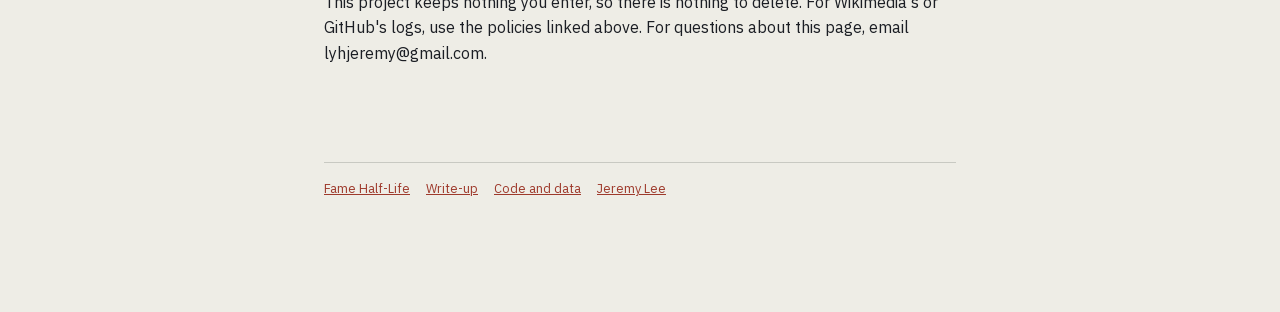
<file: privacy/index.html>
<!doctype html>
<html lang="en">
<head>
<meta charset="utf-8">
<meta name="viewport" content="width=device-width, initial-scale=1">
<title>Privacy: Fame Half-Life</title>
<meta name="description" content="What the Fame Half-Life page sends, to whom, and what it keeps.">
<link rel="icon" href="data:,">
<link rel="stylesheet" href="../ledger.css">
<link rel="stylesheet" href="../language.css">
<link rel="stylesheet" href="../assets/site.css">
</head>
<body>
<a class="skip-link" href="#main">Skip to content</a>
<main id="main" class="wrap">
<p class="meta"><a href="../">Fame Half-Life</a></p>
<h1>Privacy</h1>
<p class="small">Last updated 2026-10-28.</p>

<h2>This project has no server</h2>
<p>Fame Half-Life is a set of static files on GitHub Pages. There is no backend, no database, no account and no form that submits anywhere. Nothing you type on these pages is sent to any server run by this project, because there is none.</p>

<h2>Looking up a person in the dataset</h2>
<p>The search box under "Look up anyone in the dataset" reads files from this site only (the list of names and the stored pageview series). What you type stays in your browser.</p>

<h2>Trying any article</h2>
<p>The box under "Try any Wikipedia article" fetches data from Wikimedia, directly from your browser, when you press the button. It makes two requests:</p>
<ol>
<li>To <code>en.wikipedia.org/w/api.php</code>, with the article title you typed, to check that the article exists and to follow a redirect to its current title.</li>
<li>To <code>wikimedia.org/api/rest_v1/metrics/pageviews</code>, with that title and a date range (from 1 July 2015 to yesterday), to get the article's daily views.</li>
</ol>
<p>The event date you enter, if any, is not sent: the page picks the days it needs out of the full series in your browser. Both requests are sent without a referrer header. As with any web request, Wikimedia also receives your IP address and your browser's user agent. Its handling of them is covered by the <a href="https://foundation.wikimedia.org/wiki/Policy:Privacy_policy">Wikimedia Foundation privacy policy</a>.</p>
<p>The curve fitting runs in your browser. The results are not stored or sent anywhere, and they are gone when you close or reload the page.</p>

<h2>Cookies, analytics and other third parties</h2>
<p>There are no cookies, no analytics and no third-party scripts. The page stores nothing in your browser's local storage. Fonts are served from this site.</p>

<h2>Hosting</h2>
<p>GitHub Pages serves the files and keeps standard request logs (IP address, user agent, page requested, time) for its own operations. Those are covered by the <a href="https://docs.github.com/en/site-policy/privacy-policies/github-general-privacy-statement">GitHub General Privacy Statement</a>.</p>

<h2>Deletion requests</h2>
<p>This project keeps nothing you enter, so there is nothing to delete. For Wikimedia's or GitHub's logs, use the policies linked above. For questions about this page, email lyhjeremy@gmail.com.</p>

<footer class="site-footer">
  <p><a href="../">Fame Half-Life</a><a href="../overview/">Write-up</a><a href="https://github.com/lyhjeremy/fame-half-life">Code and data</a><a href="https://lyhjeremy.com">Jeremy Lee</a></p>
</footer>
</main>
</body>
</html>
</file>
<file: ledger.css>
/* Ledger house style. Single source of truth.
   Spec: DESIGN_STANDARDS.md. Do not edit a deployed copy; edit here and redeploy.
   Self-hosted fonts, no third-party requests. */

@font-face{font-family:"Source Serif 4";src:url("fonts/SourceSerif4-400.woff2")format("woff2");
  font-weight:400;font-style:normal;font-display:swap}
@font-face{font-family:"Source Serif 4";src:url("fonts/SourceSerif4-600.woff2")format("woff2");
  font-weight:600;font-style:normal;font-display:swap}
@font-face{font-family:"IBM Plex Sans";src:url("fonts/IBMPlexSans-400.woff2")format("woff2");
  font-weight:400;font-style:normal;font-display:swap}
@font-face{font-family:"IBM Plex Sans";src:url("fonts/IBMPlexSans-600.woff2")format("woff2");
  font-weight:600;font-style:normal;font-display:swap}
@font-face{font-family:"IBM Plex Mono";src:url("fonts/IBMPlexMono-400.woff2")format("woff2");
  font-weight:400;font-style:normal;font-display:swap}

:root{
  --paper:#EDEDE7; --panel:#F5F5F0; --ink:#1C1E1B; --ink-2:#52564E;
  --rule:#C6C7BF; --edge:#767A70; --signal:#8C3A1E; --signal-2:#2C5852;
  --font-head:"Source Serif 4","Iowan Old Style","Palatino Linotype",Palatino,serif;
  --font-body:"IBM Plex Sans","Helvetica Neue",Helvetica,Arial,sans-serif;
  --font-mono:"IBM Plex Mono","SF Mono",Menlo,Consolas,monospace;
  --s1:8px; --s2:16px; --s3:24px; --s4:40px; --s5:64px; --s6:96px;
  --measure:68ch;
}
@media (prefers-color-scheme:dark){:root:not([data-theme="light"]){
  --paper:#191B18; --panel:#212420; --ink:#E6E6DE; --ink-2:#A2A69B;
  --rule:#3B3F38; --edge:#6A6F66; --signal:#D8825C; --signal-2:#74AFA5;}}
:root[data-theme="dark"]{
  --paper:#191B18; --panel:#212420; --ink:#E6E6DE; --ink-2:#A2A69B;
  --rule:#3B3F38; --edge:#6A6F66; --signal:#D8825C; --signal-2:#74AFA5;}

*,*::before,*::after{box-sizing:border-box;border-radius:0}
html{-webkit-text-size-adjust:100%}
body{margin:0;background:var(--paper);color:var(--ink);
  font-family:var(--font-body);font-size:16px;line-height:1.6;
  -webkit-font-smoothing:antialiased;text-rendering:optimizeLegibility}

.wrap{max-width:var(--measure);margin:0 auto;padding:var(--s5) var(--s3) var(--s6)}
.wrap-wide{max-width:96ch}

h1,h2,h3,h4{font-family:var(--font-head);font-weight:600;line-height:1.15;margin:0 0 var(--s2)}
h1{font-size:3.05rem;letter-spacing:-.01em}
h2{font-size:1.95rem;margin-top:var(--s5);padding-bottom:var(--s1);border-bottom:2px solid var(--ink)}
h3{font-size:1.56rem;margin-top:var(--s4)}
h4{font-size:1.25rem;margin-top:var(--s3)}
p,ul,ol{margin:0 0 var(--s2);max-width:var(--measure)}
li{margin-bottom:calc(var(--s1)/2)}
.lede{font-family:var(--font-head);font-size:1.25rem;color:var(--ink-2)}
.meta{font-family:var(--font-body);font-size:.8rem;text-transform:uppercase;
  letter-spacing:.06em;color:var(--ink-2);margin-bottom:var(--s1)}
small,.small{font-size:.8rem;color:var(--ink-2)}
.prose-serif{font-family:var(--font-head);font-size:1.05rem}

a{color:var(--signal);text-underline-offset:1px}
a:hover{color:var(--ink)}
a:focus-visible,button:focus-visible,input:focus-visible,select:focus-visible,
textarea:focus-visible,[tabindex]:focus-visible{outline:2px solid var(--signal);outline-offset:2px}

.btn{font-family:var(--font-body);font-size:.95rem;line-height:1.2;padding:var(--s1) var(--s2);
  background:var(--panel);color:var(--ink);border:1px solid var(--edge);cursor:pointer}
.btn:hover{background:var(--paper);border-color:var(--ink)}
.btn:disabled{color:var(--ink-2);border-color:var(--rule);cursor:not-allowed}
.btn-primary{background:var(--signal);color:var(--paper);border-color:var(--signal)}
.btn-primary:hover{background:var(--ink);border-color:var(--ink);color:var(--paper)}

label{display:block;font-family:var(--font-body);font-size:.8rem;text-transform:uppercase;
  letter-spacing:.06em;color:var(--ink-2);margin-bottom:var(--s1)}
input,select,textarea{font-family:var(--font-body);font-size:1rem;padding:var(--s1);width:100%;
  background:var(--panel);color:var(--ink);border:1px solid var(--edge)}
.field{margin-bottom:var(--s3)}
.field-error input{border:2px solid var(--signal)}
.field-error .msg{font-size:.8rem;color:var(--signal);margin-top:var(--s1)}

.table-scroll{overflow-x:auto;margin:var(--s3) 0}
table{width:100%;border-collapse:collapse;font-size:.95rem}
th{font-family:var(--font-body);font-size:.8rem;text-transform:uppercase;letter-spacing:.06em;
  text-align:left;padding:var(--s1) var(--s1) var(--s1) 0;
  border-bottom:2px solid var(--ink);color:var(--ink-2);font-weight:600}
td{padding:var(--s1) var(--s1) var(--s1) 0;border-bottom:1px solid var(--rule);vertical-align:top}
/* IBM Plex has no tnum in the Google build, so numeric columns must use mono, which is
   inherently tabular. Do not swap this for font-variant-numeric on the sans. */
td.num,th.num{font-family:var(--font-mono);text-align:right;font-variant-numeric:tabular-nums}

.callout{border:1px solid var(--edge);padding:var(--s2);margin:var(--s3) 0}
.callout b{font-family:var(--font-body)}

pre{background:var(--panel);border:1px solid var(--rule);padding:var(--s2);overflow-x:auto;
  font-family:var(--font-mono);font-size:.85rem;line-height:1.5;margin:0}
code{font-family:var(--font-mono);font-size:.9em}
p code,li code,td code{background:var(--panel);border:1px solid var(--rule);padding:0 4px}

figure{margin:var(--s3) 0}
figure img{max-width:100%;height:auto;display:block;border:1px solid var(--rule)}
figcaption{font-family:var(--font-body);font-size:.8rem;color:var(--ink-2);margin-top:var(--s1)}

hr{border:0;border-top:1px solid var(--rule);margin:var(--s4) 0}
blockquote{margin:var(--s3) 0;padding:var(--s2);border:1px solid var(--rule);
  font-family:var(--font-head)}

/* Skeleton: flat fill plus opacity pulse. Never a gradient sweep. */
.skeleton{background:var(--rule);height:14px;margin-bottom:var(--s1)}
.skeleton--title{height:28px;width:60%}
.skeleton--w70{width:70%} .skeleton--w40{width:40%}
@media (prefers-reduced-motion:no-preference){
  .skeleton{animation:ledger-sk 1.6s ease-in-out infinite}
  @keyframes ledger-sk{0%,100%{opacity:1}50%{opacity:.55}}}

.two-col{display:grid;grid-template-columns:2fr 1fr;gap:var(--s4)}
@media (max-width:720px){.two-col{grid-template-columns:1fr}}

.site-footer{margin-top:var(--s6);padding-top:var(--s2);border-top:1px solid var(--rule);
  font-size:.8rem;color:var(--ink-2)}
.site-footer a{margin-right:var(--s2)}

.skip-link{position:absolute;left:-9999px}
.skip-link:focus{left:var(--s2);top:var(--s2);background:var(--panel);
  border:1px solid var(--edge);padding:var(--s1);z-index:10}
</file>
<file: language.css>
/* Ledger family: language. Generated by make_tokens.py; edit palettes.py, not this. */
  @font-face{font-family:"Newsreader";src:url("fonts/Newsreader-600.woff2")format("woff2");font-weight:600;font-style:normal;font-display:swap}
  @font-face{font-family:"Newsreader";src:url("fonts/Newsreader-400i.woff2")format("woff2");font-weight:400;font-style:italic;font-display:swap}
  @font-face{font-family:"Source Serif 4";src:url("fonts/SourceSerif4-400.woff2")format("woff2");font-weight:400;font-display:swap}
  @font-face{font-family:"Source Serif 4";src:url("fonts/SourceSerif4-600.woff2")format("woff2");font-weight:600;font-display:swap}
  @font-face{font-family:"IBM Plex Sans";src:url("fonts/IBMPlexSans-400.woff2")format("woff2");font-weight:400;font-display:swap}
  @font-face{font-family:"IBM Plex Sans";src:url("fonts/IBMPlexSans-600.woff2")format("woff2");font-weight:600;font-display:swap}
  @font-face{font-family:"IBM Plex Mono";src:url("fonts/IBMPlexMono-400.woff2")format("woff2");font-weight:400;font-display:swap}
:root {
  --paper: #EEEDE6;
  --panel: #F6F5EF;
  --ink: #1B1E24;
  --ink-2: #4F5560;
  --rule: #C8C9C2;
  --edge: #757A80;
  --signal: #9E3A2C;
  --signal-2: #284B73;
  --font-display: "Newsreader", "Iowan Old Style", Georgia, serif;
  --font-head: "Source Serif 4", "Iowan Old Style", "Palatino Linotype", Palatino, serif;
  --font-body: "IBM Plex Sans", "Helvetica Neue", Helvetica, Arial, sans-serif;
  --font-mono: "IBM Plex Mono", "SF Mono", Menlo, Consolas, monospace;
}
@media (prefers-color-scheme: dark) {
  :root:not([data-theme="light"]) {
    --paper: #181A1F;
    --panel: #21242A;
    --ink: #E5E6E2;
    --ink-2: #A5AAB3;
    --rule: #3A3E45;
    --edge: #6B7079;
    --signal: #D88E80;
    --signal-2: #86A9D6;
  }
}
</file>
<file: assets/charts.css>
/* Chart styles shared by the landing page and the write-up (overview/).
   Each page maps these tokens to its own palette: --signal, --signal-2, --edge, --panel,
   --rule, --ink, --ink-2, --paper, --font-body, --font-mono. */
.skeleton{background:var(--rule)}
@media (prefers-reduced-motion:no-preference){
  .skeleton{animation:fhl-sk 1.6s ease-in-out infinite}
  @keyframes fhl-sk{0%,100%{opacity:1}50%{opacity:.55}}}
.sk-chart{height:260px;margin-top:16px}
.sk-stats{height:56px;margin-top:16px}
.hidden{display:none}
.chart-head{display:flex;flex-wrap:wrap;justify-content:space-between;align-items:flex-end;gap:8px 16px;margin-top:16px}
.chart{margin:var(--s2) 0 var(--s1);position:relative}
.chart svg{width:100%;height:auto;display:block;overflow:visible}
.chart svg:focus-visible{outline:2px solid var(--signal);outline-offset:4px}
.readout{min-height:1.6em;font-family:var(--font-mono);font-size:.82rem;color:var(--ink);margin-top:var(--s1)}
.legend{display:flex;flex-wrap:wrap;gap:var(--s1) var(--s3);font-size:.85rem;color:var(--ink-2);margin:var(--s1) 0 0}
.legend span::before{content:"";display:inline-block;width:18px;height:0;border-top:2px solid currentColor;vertical-align:middle;margin-right:6px}
.legend .l-red{color:var(--signal)} .legend .l-blue{color:var(--signal-2)} .legend .l-gray{color:var(--ink-2)}
.legend .l-dash::before{border-top-style:dashed}
.legend span{color:var(--ink-2)}
.legend .l-red::before{border-color:var(--signal)} .legend .l-blue::before{border-color:var(--signal-2)}
.legend .l-gray::before{border-color:var(--edge)}
svg text{font-family:var(--font-body);fill:var(--ink-2)}
svg .lab{fill:var(--ink);font-size:13px}
svg .grid line{stroke:var(--rule);stroke-width:1}
svg .base{stroke:var(--edge);stroke-width:1}
svg .s-red{stroke:var(--signal);fill:none;stroke-width:2.2}
svg .s-blue{stroke:var(--signal-2);fill:none;stroke-width:2.2}
svg .s-raw{stroke:var(--ink-2);fill:none;stroke-width:1}
svg .s-gray{stroke:var(--edge);fill:none;stroke-width:1.2}
svg .s-dash{stroke-dasharray:6 4}
svg .f-red{fill:var(--signal)} svg .f-blue{fill:var(--signal-2)} svg .f-gray{fill:var(--edge)}
svg .band-red{fill:var(--signal);opacity:.14} svg .band-blue{fill:var(--signal-2);opacity:.14}
svg .cursor{stroke:var(--ink);stroke-width:1}
.seg{display:inline-flex;flex-wrap:wrap}
.seg .btn{font-size:.8rem;padding:4px 10px;margin-left:-1px}
.seg .btn[aria-pressed="true"]{background:var(--ink);color:var(--paper);border-color:var(--ink)}
</file>
<file: assets/site.css>
/* Fame Half-Life page styles. Tokens come from ledger.css, then language.css (the language family). */
body{border-top:6px solid var(--signal-2)}
h1,h2{font-family:var(--font-display)}
h1{font-weight:600;font-size:clamp(2.4rem,6vw,3.6rem);letter-spacing:-.015em;line-height:1.02;max-width:16ch}
h2{font-weight:600;letter-spacing:-.01em}
h3{font-family:var(--font-head);font-size:1.25rem}
.bar-link{display:block;background:var(--ink);color:var(--paper);text-align:center;padding:11px 18px;
  font:600 .9rem/1.45 var(--font-body);text-decoration:none}
.bar-link:hover{background:var(--signal);color:var(--paper)}
.wrap-wide{max-width:min(100%,1000px)}
.mono{font-family:var(--font-mono)}
.gloss{font-family:var(--font-display);font-style:italic;font-weight:400;color:var(--ink-2);font-size:1.1rem}
.lede{max-width:60ch}
.visually-hidden{position:absolute;width:1px;height:1px;overflow:hidden;clip:rect(0 0 0 0);white-space:nowrap}

/* Margin labels, the language family's layout move. */
.sec{margin-top:var(--s5)}
.sec>.label{font-family:var(--font-display);font-style:italic;font-size:1.1rem;color:var(--signal);margin:0 0 var(--s1)}
@media (min-width:980px){
  .sec{display:grid;grid-template-columns:10rem minmax(0,1fr);column-gap:40px}
  .sec>*{grid-column:2}
  .sec>.label{grid-column:1;grid-row:1 / span 2;text-align:right;padding-top:var(--s1);border-top:1px solid var(--rule)}
}
.sec h2{margin-top:0}

/* Lookup panels */
.panel{border:2px solid var(--ink);background:var(--panel);padding:var(--s3);margin:var(--s3) 0}
.panel h3{margin-top:0}
.row{display:grid;grid-template-columns:minmax(0,2fr) minmax(0,1fr) auto;gap:var(--s2);align-items:end}
.row .field{margin:0}
.row .btn{height:42px;white-space:nowrap}
.hint{font-size:.85rem;color:var(--ink-2);margin:var(--s1) 0 0}
.err{border:1px solid var(--edge);padding:var(--s1) var(--s2);margin:var(--s2) 0 0;font-size:.95rem}
.err b{color:var(--signal)}
.stats{display:grid;grid-template-columns:repeat(auto-fit,minmax(130px,1fr));gap:0;border-top:1px solid var(--rule);margin-top:var(--s2)}
.stat{padding:var(--s1) var(--s2) var(--s1) 0;border-bottom:1px solid var(--rule)}
.stat .k{font-size:.75rem;text-transform:uppercase;letter-spacing:.06em;color:var(--ink-2)}
.stat .v{font-family:var(--font-mono);font-size:1.15rem}
.stat .v.hl{color:var(--signal-2);font-weight:600}
.who{font-family:var(--font-display);font-weight:600;font-size:1.5rem;margin:var(--s2) 0 0}
.who small{font-family:var(--font-body);font-weight:400;font-size:.85rem;color:var(--ink-2);margin-left:var(--s1)}
.sk-chart{height:260px;margin-top:var(--s2)}
.sk-line{height:14px;margin-top:var(--s1)}
.sk-stats{height:56px;margin-top:var(--s2)}
.hidden{display:none}

.site-footer p a{margin-right:var(--s2)}

@media (max-width:720px){
  .panel{padding:var(--s2)}
  .row{grid-template-columns:1fr}
  .row .btn{width:100%}
  h1{font-size:2.3rem}
  h2{font-size:1.55rem}
  .wrap{padding-left:var(--s2);padding-right:var(--s2)}
}

/* Long API paths in prose wrap instead of widening the page. */
p code,li code{overflow-wrap:anywhere}
.tcap{caption-side:bottom;text-align:left;padding-top:8px}
</file>
